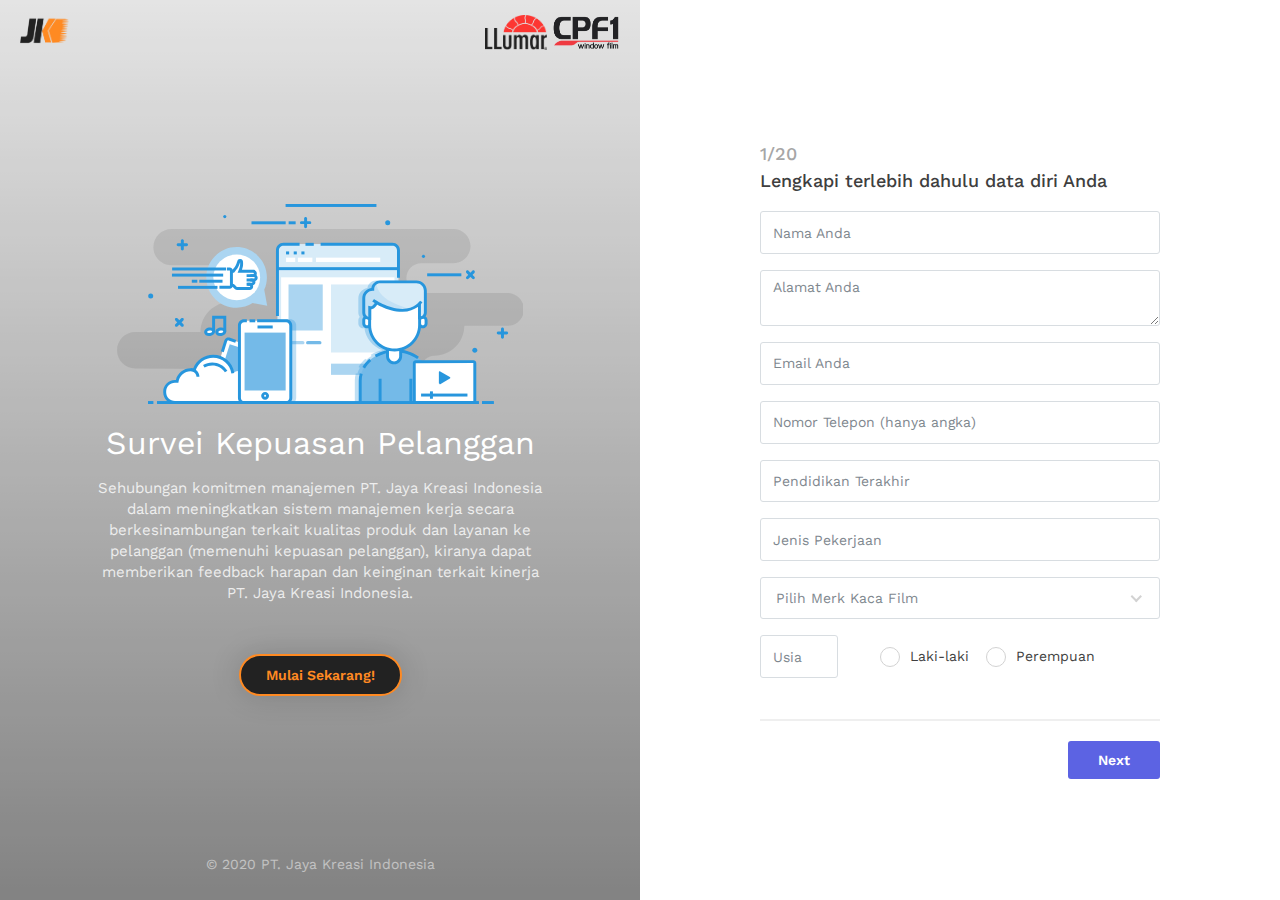
<file: index.html>
<!DOCTYPE html>
<html lang="en">
<head>
	<meta charset="utf-8">
	<meta http-equiv="X-UA-Compatible" content="IE=edge">
	<meta name="viewport" content="width=device-width, initial-scale=1, shrink-to-fit=no">
	<meta name="description" content="Survei Kepuasan Pelanggan PT. Jaya Kreasi Indonesia">
	<meta name="author" content="IT Dept.">
	<title>Survei Kepuasan Pelanggan</title>
	<!-- Favicons-->
	<link rel="shortcut icon" href="wilio/img/logo/logo_jki.png" type="image/x-icon">
	<link rel="apple-touch-icon" type="image/x-icon" href="wilio/img/logo/logo_jki.png">
	<link rel="apple-touch-icon" type="image/x-icon" sizes="72x72" href="wilio/img/logo/logo_jki.png">
	<link rel="apple-touch-icon" type="image/x-icon" sizes="114x114" href="wilio/img/logo/logo_jki.png">
	<link rel="apple-touch-icon" type="image/x-icon" sizes="144x144" href="wilio/img/logo/logo_jki.png">
	<!-- GOOGLE WEB FONT -->
	<link href="https://fonts.googleapis.com/css?family=Work+Sans:400,500,600" rel="stylesheet">
	<!-- BASE CSS -->
	<link href="wilio/css/bootstrap.min.css" rel="stylesheet">
	<link href="wilio/css/menu.css" rel="stylesheet">
	<link href="wilio/css/style.css" rel="stylesheet">
	<link href="wilio/css/vendors.css" rel="stylesheet">
	<!-- YOUR CUSTOM CSS -->
	<link href="wilio/css/custom.css" rel="stylesheet">
	<!-- MODERNIZR MENU -->
	<script src="wilio/js/modernizr.js"></script>
</head>
<body>
	<div id="preloader">
		<div data-loader="circle-side"></div>
	</div><!-- /Preload -->
	<div id="loader_form">
		<div data-loader="circle-side-2"></div>
	</div><!-- /loader_form -->
	<!-- <nav>
		<ul class="cd-primary-nav">
			<li><a href="wilio/index.html" class="animated_link">Home</a></li>
			<li><a href="wilio/quotation-wizard-version.html" class="animated_link">Quote Version</a></li>
			<li><a href="wilio/review-wizard-version.html" class="animated_link">Review Version</a></li>
			<li><a href="wilio/registration-wizard-version.html" class="animated_link">Registration Version</a></li>
			<li><a href="wilio/about.html" class="animated_link">About Us</a></li>
			<li><a href="wilio/contacts.html" class="animated_link">Contact Us</a></li>
		</ul>
	</nav> -->
	<!-- /menu -->
	<div class="container-fluid full-height">
		<div class="row row-height">
			<div class="col-lg-6 content-left" style="background-color: #e0e0e0;">
				<div class="content-left-wrapper">
					<a href="https://jki.co.id/" id="logo" target="_blank"><img src="wilio/img/logo/logo_jki.png" alt="" width="49" height="35"></a>
					<div id="social">
						<ul>

							<a href="https://www.llumar.co.id/" target="_blank"><img src="wilio/img/logo/logo_llumar.png" alt="" height="35"></i></a>
							<a href="https://www.cpf1.co.id/" target="_blank"><img src="wilio/img/logo/logo_cpf1.png" alt="" width="68" height="35"></i></a>
							
						</ul>
					</div>
					<!-- /social -->
					<div>
						<figure><img src="wilio/img/info_graphic_5.svg" alt="" class="img-fluid"></figure>
						<h2>Survei Kepuasan Pelanggan</h2>
						<p>Sehubungan komitmen manajemen PT. Jaya Kreasi Indonesia dalam meningkatkan sistem manajemen kerja secara berkesinambungan terkait kualitas produk dan layanan ke pelanggan (memenuhi kepuasan pelanggan), kiranya dapat memberikan feedback harapan dan keinginan terkait kinerja PT. Jaya Kreasi Indonesia.</p>
						<a href="#start" class="btn_1 rounded" target="_parent">Mulai Sekarang!</a>
						<a href="#start" class="btn_1 rounded mobile_btn">Mulai Sekarang!</a>
					</div>
					<div class="copy">© 2020 PT. Jaya Kreasi Indonesia</div>
				</div>
				<!-- /content-left-wrapper -->
			</div>
			<!-- /content-left -->
			<div class="col-lg-6 content-right" id="start">
				<div id="wizard_container">
					<div id="top-wizard">
						<div id="progressbar"></div>
					</div>
					<!-- /top-wizard -->
					<form id="wrapped" method="POST">
						<input id="website" name="website" type="text" value="">
						<!-- Leave for security protection, read docs for details -->
						<div id="middle-wizard">
							<div class="step">
								<h3 class="main_question"><strong>1/20</strong>Lengkapi terlebih dahulu data diri Anda</h3>
								<div class="form-group">
									<input type="text" name="nama" maxlength="100" class="form-control required" placeholder="Nama Anda">
								</div>
								<div class="form-group">
									<textarea name="alamat" maxlength="200" class="form-control required" placeholder="Alamat Anda"></textarea>
								</div>
								<div class="form-group">
									<input type="email" name="email" maxlength="100" class="form-control required" placeholder="Email Anda">
								</div>
								<div class="form-group">
									<input type="text" name="no_telp" id="no_telp" maxlength="15" class="form-control required" pattern="\+?([ -]?\d+)+|\(\d+\)([ -]\d+)" placeholder="Nomor Telepon (hanya angka)" onkeyup="if(/\D/g.test(this.value)) this.value = this.value.replace(/\D/g,'')">
								</div>
								<div class="form-group">
									<input type="text" name="pendidikan" maxlength="30" class="form-control" placeholder="Pendidikan Terakhir">
								</div>
								<div class="form-group">
									<input type="text" name="jns_pekerjaan" maxlength="50" class="form-control" placeholder="Jenis Pekerjaan">
								</div>
								<div class="form-group">
									<div class="styled-select clearfix">
										<select class="wide required" name="merk_kaca_film">
											<option value="" selected disabled>Pilih Merk Kaca Film</option>
											<option value="LLumar">LLumar</option>
											<option value="CPF1">CPF1</option>
											
										</select>
									</div>
								</div>
								<div class="row">
									<div class="col-3">
										<div class="form-group">
											<input type="text" maxlength="2" name="usia" id="usia" class="form-control" placeholder="Usia" onkeyup="if(/\D/g.test(this.value)) this.value = this.value.replace(/\D/g,'')">
										</div>
									</div>
									<div class="col-9">
										<div class="form-group radio_input">
											<label class="container_radio">Laki-laki
												<input type="radio" name="jns_kelamin" value="laki-laki" class="required">
												<span class="checkmark"></span>
											</label>
											<label class="container_radio">Perempuan
												<input type="radio" name="jns_kelamin" value="perempuan" class="required">
												<span class="checkmark"></span>
											</label>
										</div>
									</div>
								</div>
							</div>
							<!-- /step-->
							<div class="step">
								<h3 class="main_question"><strong>2/20</strong>Tata Cara Pengisian</h3>
								<div>
									
									<table class="table table-sm bordered">
										<tr>
											<th colspan="2">Tingkat Kepuasan</th>
										</tr>
										<tr>
											<td><img src="wilio/img/star/1star.png"></td>
											<td>: Sangat Tidak Puas</td>
										</tr>
										<tr>
											<td><img src="wilio/img/star/2star.png"></td>
											<td>: Tidak Puas</td>
										</tr>
										<tr>
											<td><img src="wilio/img/star/3star.png"></td>
											<td>: Puas</td>
										</tr>
										<tr>
											<td><img src="wilio/img/star/4star.png"></td>
											<td>: Sangat Puas</td>
										</tr>
									</table>

									<table class="table table-sm bordered">
										<tr>
											<th colspan="2">Tingkat Kepentingan</th>
										</tr>
										<tr>
											<td><img src="wilio/img/star/1star.png"></td>
											<td>: Sangat Tidak Penting</td>
										</tr>
										<tr>
											<td><img src="wilio/img/star/2star.png"></td>
											<td>: Tidak Penting</td>
										</tr>
										<tr>
											<td><img src="wilio/img/star/3star.png"></td>
											<td>: Penting</td>
										</tr>
										<tr>
											<td><img src="wilio/img/star/4star.png"></td>
											<td>: Sangat Penting</td>
										</tr>
									</table>
								</div>

								
							</div>
							<!-- /step-->
							<div class="step">
								<h3 class="main_question"><strong>3/20</strong>Kaca film yang memberikan performance yang stabil untuk mengurangi panas matahari dan kualitas warna yang stabil.</h3>
								<div class="form-group rating_wp clearfix">
									<label class="rating_type">Tingkat Kepuasan</label>
									<span class="rating">
										<input type="radio" class="required rating-input" id="rating-input-1-4" name="rating_input_1" value="4" onchange="getVals(this, 'rating_input_1');">
										<label for="rating-input-1-4" class="rating-star" title="Sangat Puas"></label>
										<input type="radio" class="required rating-input" id="rating-input-1-3" name="rating_input_1" value="3" onchange="getVals(this, 'rating_input_1');">
										<label for="rating-input-1-3" class="rating-star" title="Puas"></label>
										<input type="radio" class="required rating-input" id="rating-input-1-2" name="rating_input_1" value="2" onchange="getVals(this, 'rating_input_1');">
										<label for="rating-input-1-2" class="rating-star" title="Tidak Puas"></label>
										<input type="radio" class="required rating-input" id="rating-input-1-1" name="rating_input_1" value="1" onchange="getVals(this, 'rating_input_1');">
										<label for="rating-input-1-1" class="rating-star" title="Sangat Tidak Puas"></label>
									</span>
								</div>
								<div class="form-group rating_wp clearfix">
									<label class="rating_type">Tingkat Kepentingan</label>
									<span class="rating">
										<input type="radio" class="required rating-input" id="rating-input-2-4" name="rating_input_2" value="4" onchange="getVals(this, 'rating_input_2');">
										<label for="rating-input-2-4" class="rating-star" title="Sangat Penting"></label>
										<input type="radio" class="required rating-input" id="rating-input-2-3" name="rating_input_2" value="3" onchange="getVals(this, 'rating_input_2');">
										<label for="rating-input-2-3" class="rating-star" title="Penting"></label>
										<input type="radio" class="required rating-input" id="rating-input-2-2" name="rating_input_2" value="2" onchange="getVals(this, 'rating_input_2');">
										<label for="rating-input-2-2" class="rating-star" title="Tidak Penting"></label>
										<input type="radio" class="required rating-input" id="rating-input-2-1" name="rating_input_2" value="1" onchange="getVals(this, 'rating_input_2');">
										<label for="rating-input-2-1" class="rating-star" title="Sangat Tidak Penting"></label>
									</span>
								</div>
								
							</div>
							<!-- /step-->
							<div class="step">
								<h3 class="main_question"><strong>4/20</strong>Kaca film yang menawarkan varian warna  yang beragam.</h3>
								<div class="form-group rating_wp clearfix">
									<label class="rating_type">Tingkat Kepuasan</label>
									<span class="rating">
										<input type="radio" class="required rating-input" id="rating-input-3-4" name="rating_input_3" value="4" onchange="getVals(this, 'rating_input_3');">
										<label for="rating-input-3-4" class="rating-star" title="Sangat Puas"></label>
										<input type="radio" class="required rating-input" id="rating-input-3-3" name="rating_input_3" value="3" onchange="getVals(this, 'rating_input_3');">
										<label for="rating-input-3-3" class="rating-star" title="Puas"></label>
										<input type="radio" class="required rating-input" id="rating-input-3-2" name="rating_input_3" value="2" onchange="getVals(this, 'rating_input_3');">
										<label for="rating-input-3-2" class="rating-star" title="Tidak Puas"></label>
										<input type="radio" class="required rating-input" id="rating-input-3-1" name="rating_input_3" value="1" onchange="getVals(this, 'rating_input_3');">
										<label for="rating-input-3-1" class="rating-star" title="Sangat Tidak Puas"></label>
									</span>
								</div>
								<div class="form-group rating_wp clearfix">
									<label class="rating_type">Tingkat Kepentingan</label>
									<span class="rating">
										<input type="radio" class="required rating-input" id="rating-input-4-4" name="rating_input_4" value="4" onchange="getVals(this, 'rating_input_4');">
										<label for="rating-input-4-4" class="rating-star" title="Sangat Penting"></label>
										<input type="radio" class="required rating-input" id="rating-input-4-3" name="rating_input_4" value="3" onchange="getVals(this, 'rating_input_4');">
										<label for="rating-input-4-3" class="rating-star" title="Penting"></label>
										<input type="radio" class="required rating-input" id="rating-input-4-2" name="rating_input_4" value="2" onchange="getVals(this, 'rating_input_4');">
										<label for="rating-input-4-2" class="rating-star" title="Tidak Penting"></label>
										<input type="radio" class="required rating-input" id="rating-input-4-1" name="rating_input_4" value="1" onchange="getVals(this, 'rating_input_4');">
										<label for="rating-input-4-1" class="rating-star" title="Sangat Tidak Penting"></label>
									</span>
								</div>

							</div>
							<!-- /step-->
							<div class="step">
								<h3 class="main_question"><strong>5/20</strong>Ketepatan spesifikasi mutu   produk antara yang tertulis di brosur dengan kenyataan produk  yang sesungguhnya.</h3>
								<div class="form-group rating_wp clearfix">
									<label class="rating_type">Tingkat Kepuasan</label>
									<span class="rating">
										<input type="radio" class="required rating-input" id="rating-input-5-4" name="rating_input_5" value="4" onchange="getVals(this, 'rating_input_5')">
										<label for="rating-input-5-4" class="rating-star" title="Sangat Puas"></label>
										<input type="radio" class="required rating-input" id="rating-input-5-3" name="rating_input_5" value="3" onchange="getVals(this, 'rating_input_5')">
										<label for="rating-input-5-3" class="rating-star" title="Puas"></label>
										<input type="radio" class="required rating-input" id="rating-input-5-2" name="rating_input_5" value="2" onchange="getVals(this, 'rating_input_5')">
										<label for="rating-input-5-2" class="rating-star" title="Tidak Puas"></label>
										<input type="radio" class="required rating-input" id="rating-input-5-1" name="rating_input_5" value="1" onchange="getVals(this, 'rating_input_5')">
										<label for="rating-input-5-1" class="rating-star" title="Sangat Tidak Puas"></label>
									</span>
								</div>
								<div class="form-group rating_wp clearfix">
									<label class="rating_type">Tingkat Kepentingan</label>
									<span class="rating">
										<input type="radio" class="required rating-input" id="rating-input-6-4" name="rating_input_6" value="4" onchange="getVals(this, 'rating_input_6')">
										<label for="rating-input-6-4" class="rating-star" title="Sangat Penting"></label>
										<input type="radio" class="required rating-input" id="rating-input-6-3" name="rating_input_6" value="3" onchange="getVals(this, 'rating_input_6')">
										<label for="rating-input-6-3" class="rating-star" title="Penting"></label>
										<input type="radio" class="required rating-input" id="rating-input-6-2" name="rating_input_6" value="2" onchange="getVals(this, 'rating_input_6')">
										<label for="rating-input-6-2" class="rating-star" title="Tidak Penting"></label>
										<input type="radio" class="required rating-input" id="rating-input-6-1" name="rating_input_6" value="1" onchange="getVals(this, 'rating_input_6')">
										<label for="rating-input-6-1" class="rating-star" title="Sangat Tidak Penting"></label>
									</span>
								</div>

							</div>
							<!-- /step-->
							<div class="step">
								<h3 class="main_question"><strong>6/20</strong>Produk kaca film yang terpasang dengan rapih dan baik.</h3>
								<div class="form-group rating_wp clearfix">
									<label class="rating_type">Tingkat Kepuasan</label>
									<span class="rating">
										<input type="radio" class="required rating-input" id="rating-input-7-4" name="rating_input_7" value="4" onchange="getVals(this, 'rating_input_7');">
										<label for="rating-input-7-4" class="rating-star" title="Sangat Puas"></label>
										<input type="radio" class="required rating-input" id="rating-input-7-3" name="rating_input_7" value="3" onchange="getVals(this, 'rating_input_7');">
										<label for="rating-input-7-3" class="rating-star" title="Puas"></label>
										<input type="radio" class="required rating-input" id="rating-input-7-2" name="rating_input_7" value="2" onchange="getVals(this, 'rating_input_7');">
										<label for="rating-input-7-2" class="rating-star" title="Tidak Puas"></label>
										<input type="radio" class="required rating-input" id="rating-input-7-1" name="rating_input_7" value="1" onchange="getVals(this, 'rating_input_7');">
										<label for="rating-input-7-1" class="rating-star" title="Sangat Tidak Puas"></label>
									</span>
								</div>
								<div class="form-group rating_wp clearfix">
									<label class="rating_type">Tingkat Kepentingan</label>
									<span class="rating">
										<input type="radio" class="required rating-input" id="rating-input-8-4" name="rating_input_8" value="4" onchange="getVals(this, 'rating_input_8');">
										<label for="rating-input-8-4" class="rating-star" title="Sangat Penting"></label>
										<input type="radio" class="required rating-input" id="rating-input-8-3" name="rating_input_8" value="3" onchange="getVals(this, 'rating_input_8');">
										<label for="rating-input-8-3" class="rating-star" title="Penting"></label>
										<input type="radio" class="required rating-input" id="rating-input-8-2" name="rating_input_8" value="2" onchange="getVals(this, 'rating_input_8');">
										<label for="rating-input-8-2" class="rating-star" title="Tidak Penting"></label>
										<input type="radio" class="required rating-input" id="rating-input-8-1" name="rating_input_8" value="1" onchange="getVals(this, 'rating_input_8');">
										<label for="rating-input-8-1" class="rating-star" title="Sangat Tidak Penting"></label>
									</span>
								</div>

							</div>
							<!-- /step-->
							<div class="step">
								<h3 class="main_question"><strong>7/20</strong>Mudah mendapatkan jaringan penjualan kaca film yang diinginkan.</h3>
								<div class="form-group rating_wp clearfix">
									<label class="rating_type">Tingkat Kepuasan</label>
									<span class="rating">
										<input type="radio" class="required rating-input" id="rating-input-9-4" name="rating_input_9" value="4" onchange="getVals(this, 'rating_input_9');">
										<label for="rating-input-9-4" class="rating-star" title="Sangat Puas"></label>
										<input type="radio" class="required rating-input" id="rating-input-9-3" name="rating_input_9" value="3" onchange="getVals(this, 'rating_input_9');">
										<label for="rating-input-9-3" class="rating-star" title="Puas"></label>
										<input type="radio" class="required rating-input" id="rating-input-9-2" name="rating_input_9" value="2" onchange="getVals(this, 'rating_input_9');">
										<label for="rating-input-9-2" class="rating-star" title="Tidak Puas"></label>
										<input type="radio" class="required rating-input" id="rating-input-9-1" name="rating_input_9" value="1" onchange="getVals(this, 'rating_input_9');">
										<label for="rating-input-9-1" class="rating-star" title="Sangat Tidak Puas"></label>
									</span>
								</div>
								<div class="form-group rating_wp clearfix">
									<label class="rating_type">Tingkat Kepentingan</label>
									<span class="rating">
										<input type="radio" class="required rating-input" id="rating-input-10-4" name="rating_input_10" value="4" onchange="getVals(this, 'rating_input_10');">
										<label for="rating-input-10-4" class="rating-star" title="Sangat Penting"></label>
										<input type="radio" class="required rating-input" id="rating-input-10-3" name="rating_input_10" value="3" onchange="getVals(this, 'rating_input_10');">
										<label for="rating-input-10-3" class="rating-star" title="Penting"></label>
										<input type="radio" class="required rating-input" id="rating-input-10-2" name="rating_input_10" value="2" onchange="getVals(this, 'rating_input_10');">
										<label for="rating-input-10-2" class="rating-star" title="Tidak Penting"></label>
										<input type="radio" class="required rating-input" id="rating-input-10-1" name="rating_input_10" value="1" onchange="getVals(this, 'rating_input_10');">
										<label for="rating-input-10-1" class="rating-star" title="Sangat Tidak Penting"></label>
									</span>
								</div>

							</div>
							<!-- /step-->
							<div class="step">
								<h3 class="main_question"><strong>8/20</strong>Produk kaca film yang diberikan adalah produk asli brand tersebut.</h3>
								<div class="form-group rating_wp clearfix">
									<label class="rating_type">Tingkat Kepuasan</label>
									<span class="rating">
										<input type="radio" class="required rating-input" id="rating-input-11-4" name="rating_input_11" value="4" onchange="getVals(this, 'rating_input_11');">
										<label for="rating-input-11-4" class="rating-star" title="Sangat Puas"></label>
										<input type="radio" class="required rating-input" id="rating-input-11-3" name="rating_input_11" value="3" onchange="getVals(this, 'rating_input_11');">
										<label for="rating-input-11-3" class="rating-star" title="Puas"></label>
										<input type="radio" class="required rating-input" id="rating-input-11-2" name="rating_input_11" value="2" onchange="getVals(this, 'rating_input_11');">
										<label for="rating-input-11-2" class="rating-star" title="Tidak Puas"></label>
										<input type="radio" class="required rating-input" id="rating-input-11-1" name="rating_input_11" value="1" onchange="getVals(this, 'rating_input_11');">
										<label for="rating-input-11-1" class="rating-star" title="Sangat Tidak Puas"></label>
									</span>
								</div>
								<div class="form-group rating_wp clearfix">
									<label class="rating_type">Tingkat Kepentingan</label>
									<span class="rating">
										<input type="radio" class="required rating-input" id="rating-input-12-4" name="rating_input_12" value="4" onchange="getVals(this, 'rating_input_12');">
										<label for="rating-input-12-4" class="rating-star" title="Sangat Penting"></label>
										<input type="radio" class="required rating-input" id="rating-input-12-3" name="rating_input_12" value="3" onchange="getVals(this, 'rating_input_12');">
										<label for="rating-input-12-3" class="rating-star" title="Penting"></label>
										<input type="radio" class="required rating-input" id="rating-input-12-2" name="rating_input_12" value="2" onchange="getVals(this, 'rating_input_12');">
										<label for="rating-input-12-2" class="rating-star" title="Tidak Penting"></label>
										<input type="radio" class="required rating-input" id="rating-input-12-1" name="rating_input_12" value="1" onchange="getVals(this, 'rating_input_12');">
										<label for="rating-input-12-1" class="rating-star" title="Sangat Tidak Penting"></label>
									</span>
								</div>

							</div>
							<!-- /step-->
							<div class="step">
								<h3 class="main_question"><strong>9/20</strong>Kemudahan konsumen mendapatkan informasi type produk yang tepat untuk digunakan.</h3>
								<div class="form-group rating_wp clearfix">
									<label class="rating_type">Tingkat Kepuasan</label>
									<span class="rating">
										<input type="radio" class="required rating-input" id="rating-input-13-4" name="rating_input_13" value="4" onchange="getVals(this, 'rating_input_13');">
										<label for="rating-input-13-4" class="rating-star" title="Sangat Puas"></label>
										<input type="radio" class="required rating-input" id="rating-input-13-3" name="rating_input_13" value="3" onchange="getVals(this, 'rating_input_13');">
										<label for="rating-input-13-3" class="rating-star" title="Puas"></label>
										<input type="radio" class="required rating-input" id="rating-input-13-2" name="rating_input_13" value="2" onchange="getVals(this, 'rating_input_13');">
										<label for="rating-input-13-2" class="rating-star" title="Tidak Puas"></label>
										<input type="radio" class="required rating-input" id="rating-input-13-1" name="rating_input_13" value="1" onchange="getVals(this, 'rating_input_13');">
										<label for="rating-input-13-1" class="rating-star" title="Sangat Tidak Puas"></label>
									</span>
								</div>
								<div class="form-group rating_wp clearfix">
									<label class="rating_type">Tingkat Kepentingan</label>
									<span class="rating">
										<input type="radio" class="required rating-input" id="rating-input-14-4" name="rating_input_14" value="4" onchange="getVals(this, 'rating_input_14');">
										<label for="rating-input-14-4" class="rating-star" title="Sangat Penting"></label>
										<input type="radio" class="required rating-input" id="rating-input-14-3" name="rating_input_14" value="3" onchange="getVals(this, 'rating_input_14');">
										<label for="rating-input-14-3" class="rating-star" title="Penting"></label>
										<input type="radio" class="required rating-input" id="rating-input-14-2" name="rating_input_14" value="2" onchange="getVals(this, 'rating_input_14');">
										<label for="rating-input-14-2" class="rating-star" title="Tidak Penting"></label>
										<input type="radio" class="required rating-input" id="rating-input-14-1" name="rating_input_14" value="1" onchange="getVals(this, 'rating_input_14');">
										<label for="rating-input-12-1" class="rating-star" title="Sangat Tidak Penting"></label>
									</span>
								</div>

							</div>
							<!-- /step-->
							<div class="step">
								<h3 class="main_question"><strong>10/20</strong>Ketersediaan bagi konsumen,jalur komunikasi telepon pelayanan konsumen.</h3>
								<div class="form-group rating_wp clearfix">
									<label class="rating_type">Tingkat Kepuasan</label>
									<span class="rating">
										<input type="radio" class="required rating-input" id="rating-input-15-4" name="rating_input_15" value="4" onchange="getVals(this, 'rating_input_15');">
										<label for="rating-input-15-4" class="rating-star" title="Sangat Puas"></label>
										<input type="radio" class="required rating-input" id="rating-input-15-3" name="rating_input_15" value="3" onchange="getVals(this, 'rating_input_15');">
										<label for="rating-input-15-3" class="rating-star" title="Puas"></label>
										<input type="radio" class="required rating-input" id="rating-input-15-2" name="rating_input_15" value="2" onchange="getVals(this, 'rating_input_15');">
										<label for="rating-input-15-2" class="rating-star" title="Tidak Puas"></label>
										<input type="radio" class="required rating-input" id="rating-input-15-1" name="rating_input_15" value="1" onchange="getVals(this, 'rating_input_15');">
										<label for="rating-input-15-1" class="rating-star" title="Sangat Tidak Puas"></label>
									</span>
								</div>
								<div class="form-group rating_wp clearfix">
									<label class="rating_type">Tingkat Kepentingan</label>
									<span class="rating">
										<input type="radio" class="required rating-input" id="rating-input-16-4" name="rating_input_16" value="4" onchange="getVals(this, 'rating_input_16');">
										<label for="rating-input-16-4" class="rating-star" title="Sangat Penting"></label>
										<input type="radio" class="required rating-input" id="rating-input-16-3" name="rating_input_16" value="3" onchange="getVals(this, 'rating_input_16');">
										<label for="rating-input-16-3" class="rating-star" title="Penting"></label>
										<input type="radio" class="required rating-input" id="rating-input-16-2" name="rating_input_16" value="2" onchange="getVals(this, 'rating_input_16');">
										<label for="rating-input-16-2" class="rating-star" title="Tidak Penting"></label>
										<input type="radio" class="required rating-input" id="rating-input-16-1" name="rating_input_16" value="1" onchange="getVals(this, 'rating_input_16');">
										<label for="rating-input-16-1" class="rating-star" title="Sangat Tidak Penting"></label>
									</span>
								</div>

							</div>
							<!-- /step-->
							<div class="step">
								<h3 class="main_question"><strong>11/20</strong>Kemudahan konsumen untuk mendapatkan jaringan pelayanan purna jual.</h3>
								<div class="form-group rating_wp clearfix">
									<label class="rating_type">Tingkat Kepuasan</label>
									<span class="rating">
										<input type="radio" class="required rating-input" id="rating-input-17-4" name="rating_input_17" value="4" onchange="getVals(this, 'rating_input_17');">
										<label for="rating-input-17-4" class="rating-star" title="Sangat Puas"></label>
										<input type="radio" class="required rating-input" id="rating-input-17-3" name="rating_input_17" value="3" onchange="getVals(this, 'rating_input_17');">
										<label for="rating-input-17-3" class="rating-star" title="Puas"></label>
										<input type="radio" class="required rating-input" id="rating-input-17-2" name="rating_input_17" value="2" onchange="getVals(this, 'rating_input_17');">
										<label for="rating-input-17-2" class="rating-star" title="Tidak Puas"></label>
										<input type="radio" class="required rating-input" id="rating-input-17-1" name="rating_input_17" value="1" onchange="getVals(this, 'rating_input_17');">
										<label for="rating-input-17-1" class="rating-star" title="Sangat Tidak Puas"></label>
									</span>
								</div>
								<div class="form-group rating_wp clearfix">
									<label class="rating_type">Tingkat Kepentingan</label>
									<span class="rating">
										<input type="radio" class="required rating-input" id="rating-input-18-4" name="rating_input_18" value="4" onchange="getVals(this, 'rating_input_18');">
										<label for="rating-input-18-4" class="rating-star" title="Sangat Penting"></label>
										<input type="radio" class="required rating-input" id="rating-input-18-3" name="rating_input_18" value="3" onchange="getVals(this, 'rating_input_18');">
										<label for="rating-input-18-3" class="rating-star" title="Penting"></label>
										<input type="radio" class="required rating-input" id="rating-input-18-2" name="rating_input_18" value="2" onchange="getVals(this, 'rating_input_18');">
										<label for="rating-input-18-2" class="rating-star" title="Tidak Penting"></label>
										<input type="radio" class="required rating-input" id="rating-input-18-1" name="rating_input_18" value="1" onchange="getVals(this, 'rating_input_18');">
										<label for="rating-input-18-1" class="rating-star" title="Sangat Tidak Penting"></label>
									</span>
								</div>

							</div>
							<!-- /step-->
							<div class="step">
								<h3 class="main_question"><strong>12/20</strong>Kecepatan penyelesaian keluhan dan masalah konsumen.</h3>
								<div class="form-group rating_wp clearfix">
									<label class="rating_type">Tingkat Kepuasan</label>
									<span class="rating">
										<input type="radio" class="required rating-input" id="rating-input-19-4" name="rating_input_19" value="4" onchange="getVals(this, 'rating_input_19');">
										<label for="rating-input-19-4" class="rating-star" title="Sangat Puas"></label>
										<input type="radio" class="required rating-input" id="rating-input-19-3" name="rating_input_19" value="3" onchange="getVals(this, 'rating_input_19');">
										<label for="rating-input-19-3" class="rating-star" title="Puas"></label>
										<input type="radio" class="required rating-input" id="rating-input-19-2" name="rating_input_19" value="2" onchange="getVals(this, 'rating_input_19');">
										<label for="rating-input-19-2" class="rating-star" title="Tidak Puas"></label>
										<input type="radio" class="required rating-input" id="rating-input-19-1" name="rating_input_19" value="1" onchange="getVals(this, 'rating_input_19');">
										<label for="rating-input-19-1" class="rating-star" title="Sangat Tidak Puas"></label>
									</span>
								</div>
								<div class="form-group rating_wp clearfix">
									<label class="rating_type">Tingkat Kepentingan</label>
									<span class="rating">
										<input type="radio" class="required rating-input" id="rating-input-20-4" name="rating_input_20" value="4" onchange="getVals(this, 'rating_input_20');">
										<label for="rating-input-20-4" class="rating-star" title="Sangat Penting"></label>
										<input type="radio" class="required rating-input" id="rating-input-20-3" name="rating_input_20" value="3" onchange="getVals(this, 'rating_input_20');">
										<label for="rating-input-20-3" class="rating-star" title="Penting"></label>
										<input type="radio" class="required rating-input" id="rating-input-20-2" name="rating_input_20" value="2" onchange="getVals(this, 'rating_input_20');">
										<label for="rating-input-20-2" class="rating-star" title="Tidak Penting"></label>
										<input type="radio" class="required rating-input" id="rating-input-20-1" name="rating_input_20" value="1" onchange="getVals(this, 'rating_input_20');">
										<label for="rating-input-20-1" class="rating-star" title="Sangat Tidak Penting"></label>
									</span>
								</div>

							</div>
							<!-- /step-->
							<div class="step">
								<h3 class="main_question"><strong>13/20</strong>Garansi produk akibat produk cacat pabrikasi dan kesalahan pemasangan.</h3>
								<div class="form-group rating_wp clearfix">
									<label class="rating_type">Tingkat Kepuasan</label>
									<span class="rating">
										<input type="radio" class="required rating-input" id="rating-input-21-4" name="rating_input_21" value="4" onchange="getVals(this, 'rating_input_21');">
										<label for="rating-input-21-4" class="rating-star" title="Sangat Puas"></label>
										<input type="radio" class="required rating-input" id="rating-input-21-3" name="rating_input_21" value="3" onchange="getVals(this, 'rating_input_21');">
										<label for="rating-input-21-3" class="rating-star" title="Puas"></label>
										<input type="radio" class="required rating-input" id="rating-input-21-2" name="rating_input_21" value="2" onchange="getVals(this, 'rating_input_21');">
										<label for="rating-input-21-2" class="rating-star" title="Tidak Puas"></label>
										<input type="radio" class="required rating-input" id="rating-input-21-1" name="rating_input_21" value="1" onchange="getVals(this, 'rating_input_21');">
										<label for="rating-input-21-1" class="rating-star" title="Sangat Tidak Puas"></label>
									</span>
								</div>
								<div class="form-group rating_wp clearfix">
									<label class="rating_type">Tingkat Kepentingan</label>
									<span class="rating">
										<input type="radio" class="required rating-input" id="rating-input-22-4" name="rating_input_22" value="4" onchange="getVals(this, 'rating_input_22');">
										<label for="rating-input-22-4" class="rating-star" title="Sangat Penting"></label>
										<input type="radio" class="required rating-input" id="rating-input-22-3" name="rating_input_22" value="3" onchange="getVals(this, 'rating_input_22');">
										<label for="rating-input-22-3" class="rating-star" title="Penting"></label>
										<input type="radio" class="required rating-input" id="rating-input-22-2" name="rating_input_22" value="2" onchange="getVals(this, 'rating_input_22');">
										<label for="rating-input-22-2" class="rating-star" title="Tidak Penting"></label>
										<input type="radio" class="required rating-input" id="rating-input-22-1" name="rating_input_22" value="1" onchange="getVals(this, 'rating_input_22');">
										<label for="rating-input-22-1" class="rating-star" title="Sangat Tidak Penting"></label>
									</span>
								</div>

							</div>
							<!-- /step-->
							<div class="step">
								<h3 class="main_question"><strong>14/20</strong>Kemudahan prosedur pengajuan claim.</h3>
								<div class="form-group rating_wp clearfix">
									<label class="rating_type">Tingkat Kepuasan</label>
									<span class="rating">
										<input type="radio" class="required rating-input" id="rating-input-23-4" name="rating_input_23" value="4" onchange="getVals(this, 'rating_input_23');">
										<label for="rating-input-23-4" class="rating-star" title="Sangat Puas"></label>
										<input type="radio" class="required rating-input" id="rating-input-23-3" name="rating_input_23" value="3" onchange="getVals(this, 'rating_input_23');">
										<label for="rating-input-23-3" class="rating-star" title="Puas"></label>
										<input type="radio" class="required rating-input" id="rating-input-23-2" name="rating_input_23" value="2" onchange="getVals(this, 'rating_input_23');">
										<label for="rating-input-23-2" class="rating-star" title="Tidak Puas"></label>
										<input type="radio" class="required rating-input" id="rating-input-23-1" name="rating_input_23" value="1" onchange="getVals(this, 'rating_input_23');">
										<label for="rating-input-23-1" class="rating-star" title="Sangat Tidak Puas"></label>
									</span>
								</div>
								<div class="form-group rating_wp clearfix">
									<label class="rating_type">Tingkat Kepentingan</label>
									<span class="rating">
										<input type="radio" class="required rating-input" id="rating-input-24-4" name="rating_input_24" value="4" onchange="getVals(this, 'rating_input_24');">
										<label for="rating-input-24-4" class="rating-star" title="Sangat Penting"></label>
										<input type="radio" class="required rating-input" id="rating-input-24-3" name="rating_input_24" value="3" onchange="getVals(this, 'rating_input_24');">
										<label for="rating-input-24-3" class="rating-star" title="Penting"></label>
										<input type="radio" class="required rating-input" id="rating-input-24-2" name="rating_input_24" value="2" onchange="getVals(this, 'rating_input_24');">
										<label for="rating-input-24-2" class="rating-star" title="Tidak Penting"></label>
										<input type="radio" class="required rating-input" id="rating-input-24-1" name="rating_input_24" value="1" onchange="getVals(this, 'rating_input_24');">
										<label for="rating-input-24-1" class="rating-star" title="Sangat Tidak Penting"></label>
									</span>
								</div>

							</div>
							<!-- /step-->
							<div class="step">
								<h3 class="main_question"><strong>15/20</strong>Mendapatkan harga yang sesuai dengan kualitas produk & harga yang kompetitif.</h3>
								<div class="form-group rating_wp clearfix">
									<label class="rating_type">Tingkat Kepuasan</label>
									<span class="rating">
										<input type="radio" class="required rating-input" id="rating-input-25-4" name="rating_input_25" value="4" onchange="getVals(this, 'rating_input_25');">
										<label for="rating-input-25-4" class="rating-star" title="Sangat Puas"></label>
										<input type="radio" class="required rating-input" id="rating-input-25-3" name="rating_input_25" value="3" onchange="getVals(this, 'rating_input_25');">
										<label for="rating-input-25-3" class="rating-star" title="Puas"></label>
										<input type="radio" class="required rating-input" id="rating-input-25-2" name="rating_input_25" value="2" onchange="getVals(this, 'rating_input_25');">
										<label for="rating-input-25-2" class="rating-star" title="Tidak Puas"></label>
										<input type="radio" class="required rating-input" id="rating-input-25-1" name="rating_input_25" value="1" onchange="getVals(this, 'rating_input_25');">
										<label for="rating-input-25-1" class="rating-star" title="Sangat Tidak Puas"></label>
									</span>
								</div>
								<div class="form-group rating_wp clearfix">
									<label class="rating_type">Tingkat Kepentingan</label>
									<span class="rating">
										<input type="radio" class="required rating-input" id="rating-input-26-4" name="rating_input_26" value="4" onchange="getVals(this, 'rating_input_26');">
										<label for="rating-input-26-4" class="rating-star" title="Sangat Penting"></label>
										<input type="radio" class="required rating-input" id="rating-input-26-3" name="rating_input_26" value="3" onchange="getVals(this, 'rating_input_26');">
										<label for="rating-input-26-3" class="rating-star" title="Penting"></label>
										<input type="radio" class="required rating-input" id="rating-input-26-2" name="rating_input_26" value="2" onchange="getVals(this, 'rating_input_26');">
										<label for="rating-input-26-2" class="rating-star" title="Tidak Penting"></label>
										<input type="radio" class="required rating-input" id="rating-input-26-1" name="rating_input_26" value="1" onchange="getVals(this, 'rating_input_26');">
										<label for="rating-input-26-1" class="rating-star" title="Sangat Tidak Penting"></label>
									</span>
								</div>

							</div>
							<!-- /step-->
							<div class="step">
								<h3 class="main_question"><strong>16/20</strong>Merek kaca film yang terkenal & citra produk yang baik.</h3>
								<div class="form-group rating_wp clearfix">
									<label class="rating_type">Tingkat Kepuasan</label>
									<span class="rating">
										<input type="radio" class="required rating-input" id="rating-input-27-4" name="rating_input_27" value="4" onchange="getVals(this, 'rating_input_27');">
										<label for="rating-input-27-4" class="rating-star" title="Sangat Puas"></label>
										<input type="radio" class="required rating-input" id="rating-input-27-3" name="rating_input_27" value="3" onchange="getVals(this, 'rating_input_27');">
										<label for="rating-input-27-3" class="rating-star" title="Puas"></label>
										<input type="radio" class="required rating-input" id="rating-input-27-2" name="rating_input_27" value="2" onchange="getVals(this, 'rating_input_27');">
										<label for="rating-input-27-2" class="rating-star" title="Tidak Puas"></label>
										<input type="radio" class="required rating-input" id="rating-input-27-1" name="rating_input_27" value="1" onchange="getVals(this, 'rating_input_27');">
										<label for="rating-input-27-1" class="rating-star" title="Sangat Tidak Puas"></label>
									</span>
								</div>
								<div class="form-group rating_wp clearfix">
									<label class="rating_type">Tingkat Kepentingan</label>
									<span class="rating">
										<input type="radio" class="required rating-input" id="rating-input-28-4" name="rating_input_28" value="4" onchange="getVals(this, 'rating_input_28');">
										<label for="rating-input-28-4" class="rating-star" title="Sangat Penting"></label>
										<input type="radio" class="required rating-input" id="rating-input-28-3" name="rating_input_28" value="3" onchange="getVals(this, 'rating_input_28');">
										<label for="rating-input-28-3" class="rating-star" title="Penting"></label>
										<input type="radio" class="required rating-input" id="rating-input-28-2" name="rating_input_28" value="2" onchange="getVals(this, 'rating_input_28');">
										<label for="rating-input-28-2" class="rating-star" title="Tidak Penting"></label>
										<input type="radio" class="required rating-input" id="rating-input-28-1" name="rating_input_28" value="1" onchange="getVals(this, 'rating_input_28');">
										<label for="rating-input-28-1" class="rating-star" title="Sangat Tidak Penting"></label>
									</span>
								</div>

							</div>
							<!-- /step-->
							<div class="step">
								<h3 class="main_question"><strong>17/20</strong>Tersedianya sarana website dan social media dari produk.</h3>
								<div class="form-group rating_wp clearfix">
									<label class="rating_type">Tingkat Kepuasan</label>
									<span class="rating">
										<input type="radio" class="required rating-input" id="rating-input-29-4" name="rating_input_29" value="4" onchange="getVals(this, 'rating_input_29');">
										<label for="rating-input-29-4" class="rating-star" title="Sangat Puas"></label>
										<input type="radio" class="required rating-input" id="rating-input-29-3" name="rating_input_29" value="3" onchange="getVals(this, 'rating_input_29');">
										<label for="rating-input-29-3" class="rating-star" title="Puas"></label>
										<input type="radio" class="required rating-input" id="rating-input-29-2" name="rating_input_29" value="2" onchange="getVals(this, 'rating_input_29');">
										<label for="rating-input-29-2" class="rating-star" title="Tidak Puas"></label>
										<input type="radio" class="required rating-input" id="rating-input-29-1" name="rating_input_29" value="1" onchange="getVals(this, 'rating_input_29');">
										<label for="rating-input-29-1" class="rating-star" title="Sangat Tidak Puas"></label>
									</span>
								</div>
								<div class="form-group rating_wp clearfix">
									<label class="rating_type">Tingkat Kepentingan</label>
									<span class="rating">
										<input type="radio" class="required rating-input" id="rating-input-30-4" name="rating_input_30" value="4" onchange="getVals(this, 'rating_input_30');">
										<label for="rating-input-30-4" class="rating-star" title="Sangat Penting"></label>
										<input type="radio" class="required rating-input" id="rating-input-30-3" name="rating_input_30" value="3" onchange="getVals(this, 'rating_input_30');">
										<label for="rating-input-30-3" class="rating-star" title="Penting"></label>
										<input type="radio" class="required rating-input" id="rating-input-30-2" name="rating_input_30" value="2" onchange="getVals(this, 'rating_input_30');">
										<label for="rating-input-30-2" class="rating-star" title="Tidak Penting"></label>
										<input type="radio" class="required rating-input" id="rating-input-30-1" name="rating_input_30" value="1" onchange="getVals(this, 'rating_input_30');">
										<label for="rating-input-30-1" class="rating-star" title="Sangat Tidak Penting"></label>
									</span>
								</div>

							</div>
							<!-- /step-->
							<div class="step">
								<h3 class="main_question"><strong>18/20</strong>Penjualan, pemasangan, dan pelayanan purna jual hanya di Dealer jaringan resmi.</h3>
								<div class="form-group rating_wp clearfix">
									<label class="rating_type">Tingkat Kepuasan</label>
									<span class="rating">
										<input type="radio" class="required rating-input" id="rating-input-31-4" name="rating_input_31" value="4" onchange="getVals(this, 'rating_input_31');">
										<label for="rating-input-31-4" class="rating-star" title="Sangat Puas"></label>
										<input type="radio" class="required rating-input" id="rating-input-31-3" name="rating_input_31" value="3" onchange="getVals(this, 'rating_input_31');">
										<label for="rating-input-31-3" class="rating-star" title="Puas"></label>
										<input type="radio" class="required rating-input" id="rating-input-31-2" name="rating_input_31" value="2" onchange="getVals(this, 'rating_input_31');">
										<label for="rating-input-31-2" class="rating-star" title="Tidak Puas"></label>
										<input type="radio" class="required rating-input" id="rating-input-31-1" name="rating_input_31" value="1" onchange="getVals(this, 'rating_input_31');">
										<label for="rating-input-31-1" class="rating-star" title="Sangat Tidak Puas"></label>
									</span>
								</div>
								<div class="form-group rating_wp clearfix">
									<label class="rating_type">Tingkat Kepentingan</label>
									<span class="rating">
										<input type="radio" class="required rating-input" id="rating-input-32-4" name="rating_input_32" value="4" onchange="getVals(this, 'rating_input_32');">
										<label for="rating-input-32-4" class="rating-star" title="Sangat Penting"></label>
										<input type="radio" class="required rating-input" id="rating-input-32-3" name="rating_input_32" value="3" onchange="getVals(this, 'rating_input_32');">
										<label for="rating-input-32-3" class="rating-star" title="Penting"></label>
										<input type="radio" class="required rating-input" id="rating-input-32-2" name="rating_input_32" value="2" onchange="getVals(this, 'rating_input_32');">
										<label for="rating-input-32-2" class="rating-star" title="Tidak Penting"></label>
										<input type="radio" class="required rating-input" id="rating-input-32-1" name="rating_input_32" value="1" onchange="getVals(this, 'rating_input_32');">
										<label for="rating-input-32-1" class="rating-star" title="Sangat Tidak Penting"></label>
									</span>
								</div>

							</div>
							<!-- /step-->
							<div class="step">
								<h3 class="main_question"><strong>19/20</strong>Kaca film dipasang oleh pemasang kaca film profesional.</h3>
								<div class="form-group rating_wp clearfix">
									<label class="rating_type">Tingkat Kepuasan</label>
									<span class="rating">
										<input type="radio" class="required rating-input" id="rating-input-33-4" name="rating_input_33" value="4" onchange="getVals(this, 'rating_input_33');">
										<label for="rating-input-33-4" class="rating-star" title="Sangat Puas"></label>
										<input type="radio" class="required rating-input" id="rating-input-33-3" name="rating_input_33" value="3" onchange="getVals(this, 'rating_input_33');">
										<label for="rating-input-33-3" class="rating-star" title="Puas"></label>
										<input type="radio" class="required rating-input" id="rating-input-33-2" name="rating_input_33" value="2" onchange="getVals(this, 'rating_input_33');">
										<label for="rating-input-33-2" class="rating-star" title="Tidak Puas"></label>
										<input type="radio" class="required rating-input" id="rating-input-33-1" name="rating_input_33" value="1" onchange="getVals(this, 'rating_input_33');">
										<label for="rating-input-33-1" class="rating-star" title="Sangat Tidak Puas"></label>
									</span>
								</div>
								<div class="form-group rating_wp clearfix">
									<label class="rating_type">Tingkat Kepentingan</label>
									<span class="rating">
										<input type="radio" class="required rating-input" id="rating-input-34-4" name="rating_input_34" value="4" onchange="getVals(this, 'rating_input_34');">
										<label for="rating-input-34-4" class="rating-star" title="Sangat Penting"></label>
										<input type="radio" class="required rating-input" id="rating-input-34-3" name="rating_input_34" value="3" onchange="getVals(this, 'rating_input_34');">
										<label for="rating-input-34-3" class="rating-star" title="Penting"></label>
										<input type="radio" class="required rating-input" id="rating-input-34-2" name="rating_input_34" value="2" onchange="getVals(this, 'rating_input_34');">
										<label for="rating-input-34-2" class="rating-star" title="Tidak Penting"></label>
										<input type="radio" class="required rating-input" id="rating-input-34-1" name="rating_input_34" value="1" onchange="getVals(this, 'rating_input_34');">
										<label for="rating-input-34-1" class="rating-star" title="Sangat Tidak Penting"></label>
									</span>
								</div>

							</div>
							<!-- /step-->
							<div class="submit step">
								<h3 class="main_question"><strong>20/20</strong>Saran & Masukan</h3>
								<div class="form-group add_top_30">
									<textarea name="review_message" class="form-control review_message required" placeholder="Tuliskan kritik dan saran Anda ..." onkeyup="getVals(this, 'review_message');"></textarea>
								</div>
							</div>
							
							<!-- <div class="submit step">
								<h3 class="main_question"><strong>20/20</strong>Summary</h3>
								<div class="summary">
									<ul>
										<li><strong>1</strong>
											<h5>Pertanyaan 1</h5>
											<ul>
												<li><label>Tingkat Kepuasan</label> <span id="rating_input_1" class="float-right"></span></li>
												<li><label>Tingkat Kepentingan</label> <span id="rating_input_2" class="float-right"></span></li>
												
											</ul>
										</li>
										<li><strong>2</strong>
											<h5>Pertanyaan 2</h5>
											<ul>
												<li><label>Tingkat Kepuasan</label><span id="rating_input_3" class="float-right"> </span></li>
												<li><label>Tingkat Kepentingan</label><span id="rating_input_4" class="float-right"> </span></li>
												
											</ul>
										</li>
										<li><strong>3</strong>
											<h5>Pertanyaan 3</h5>
											<ul>
												<li><label>Tingkat Kepuasan</label><span id="rating_input_5" class="float-right"> </span></li>
												<li><label>Tingkat Kepentingan</label><span id="rating_input_6" class="float-right"> </span></li>
												
											</ul>
										</li>
										<li><strong>4</strong>
											<h5>Pertanyaan 4</h5>
											<ul>
												<li><label>Tingkat Kepuasan</label><span id="rating_input_7" class="float-right"> </span></li>
												<li><label>Tingkat Kepentingan</label><span id="rating_input_8" class="float-right"> </span></li>
												
											</ul>
										</li>
										<li><strong>5</strong>
											<h5>Pertanyaan 5</h5>
											<ul>
												<li><label>Tingkat Kepuasan</label><span id="rating_input_9" class="float-right"> </span></li>
												<li><label>Tingkat Kepentingan</label><span id="rating_input_10" class="float-right"> </span></li>
												
											</ul>
										</li>
										<li><strong>6</strong>
											<h5>Pertanyaan 6</h5>
											<ul>
												<li><label>Tingkat Kepuasan</label><span id="rating_input_11" class="float-right"> </span></li>
												<li><label>Tingkat Kepentingan</label><span id="rating_input_12" class="float-right"> </span></li>
												
											</ul>
										</li>
										<li><strong>7</strong>
											<h5>Pertanyaan 7</h5>
											<ul>
												<li><label>Tingkat Kepuasan</label><span id="rating_input_13" class="float-right"> </span></li>
												<li><label>Tingkat Kepentingan</label><span id="rating_input_14" class="float-right"> </span></li>
												
											</ul>
										</li>
										<li><strong>8</strong>
											<h5>Pertanyaan 8</h5>
											<ul>
												<li><label>Tingkat Kepuasan</label><span id="rating_input_15" class="float-right"> </span></li>
												<li><label>Tingkat Kepentingan</label><span id="rating_input_16" class="float-right"> </span></li>
												
											</ul>
										</li>
										<li><strong>9</strong>
											<h5>Pertanyaan 9</h5>
											<ul>
												<li><label>Tingkat Kepuasan</label><span id="rating_input_17" class="float-right"> </span></li>
												<li><label>Tingkat Kepentingan</label><span id="rating_input_18" class="float-right"> </span></li>
												
											</ul>
										</li>
										<li><strong>10</strong>
											<h5>Pertanyaan 10</h5>
											<ul>
												<li><label>Tingkat Kepuasan</label><span id="rating_input_19" class="float-right"> </span></li>
												<li><label>Tingkat Kepentingan</label><span id="rating_input_20" class="float-right"> </span></li>
												
											</ul>
										</li>
										<li><strong>11</strong>
											<h5>Pertanyaan 11</h5>
											<ul>
												<li><label>Tingkat Kepuasan</label><span id="rating_input_21" class="float-right"> </span></li>
												<li><label>Tingkat Kepentingan</label><span id="rating_input_22" class="float-right"> </span></li>
												
											</ul>
										</li>
										<li><strong>12</strong>
											<h5>Pertanyaan 12</h5>
											<ul>
												<li><label>Tingkat Kepuasan</label><span id="rating_input_23" class="float-right"> </span></li>
												<li><label>Tingkat Kepentingan</label><span id="rating_input_24" class="float-right"> </span></li>
												
											</ul>
										</li>
										<li><strong>13</strong>
											<h5>Pertanyaan 13</h5>
											<ul>
												<li><label>Tingkat Kepuasan</label><span id="rating_input_25" class="float-right"> </span></li>
												<li><label>Tingkat Kepentingan</label><span id="rating_input_26" class="float-right"> </span></li>
												
											</ul>
										</li>
										<li><strong>14</strong>
											<h5>Pertanyaan 14</h5>
											<ul>
												<li><label>Tingkat Kepuasan</label><span id="rating_input_27" class="float-right"> </span></li>
												<li><label>Tingkat Kepentingan</label><span id="rating_input_28" class="float-right"> </span></li>
												
											</ul>
										</li>
										<li><strong>15</strong>
											<h5>Pertanyaan 15</h5>
											<ul>
												<li><label>Tingkat Kepuasan</label><span id="rating_input_29" class="float-right"> </span></li>
												<li><label>Tingkat Kepentingan</label><span id="rating_input_30" class="float-right"> </span></li>
												
											</ul>
										</li>
										<li><strong>16</strong>
											<h5>Pertanyaan 16</h5>
											<ul>
												<li><label>Tingkat Kepuasan</label><span id="rating_input_31" class="float-right"> </span></li>
												<li><label>Tingkat Kepentingan</label><span id="rating_input_32" class="float-right"> </span></li>
												
											</ul>
										</li>
										<li><strong>17</strong>
											<h5>Pertanyaan 17</h5>
											<ul>
												<li><label>Tingkat Kepuasan</label><span id="rating_input_33" class="float-right"> </span></li>
												<li><label>Tingkat Kepentingan</label><span id="rating_input_34" class="float-right"> </span></li>
												
											</ul>
										</li>
										<li><strong>18</strong>
											<h5>Saran & Masukan</h5>
											<p id="review_message"></p>
										</li>
									</ul>
								</div>
							</div> -->
							<!-- /step-->
						</div>
						<!-- /middle-wizard -->
						<div id="bottom-wizard">
							<button type="button" name="backward" class="backward">Prev</button>
							<button type="button" name="forward" class="forward">Next</button>
							<button type="submit" name="process" class="submit" style="background-color: #28a745;">Submit</button>
						</div>
						<!-- /bottom-wizard -->
					</form>
				</div>
				<!-- /Wizard container -->
			</div>
			<!-- /content-right-->
		</div>
		<!-- /row-->
	</div>
	<!-- /container-fluid -->
	<!-- <div class="cd-overlay-nav">
		<span></span>
	</div> -->
	<!-- /cd-overlay-nav -->
	<!-- <div class="cd-overlay-content">
		<span></span>
	</div> -->
	<!-- /cd-overlay-content -->
	<!-- <a href="#0" class="cd-nav-trigger">Menu<span class="cd-icon"></span></a> -->
	<!-- /menu button -->
	<!-- Modal terms -->
	<div class="modal fade" id="terms-txt" tabindex="-1" role="dialog" aria-labelledby="termsLabel" aria-hidden="true">
		<div class="modal-dialog modal-dialog-centered">
			<div class="modal-content">
				<div class="modal-header">
					<h4 class="modal-title" id="termsLabel">Terms and conditions</h4>
					<button type="button" class="close" data-dismiss="modal" aria-hidden="true">&times;</button>
				</div>
				<div class="modal-body">
					<p>Lorem ipsum dolor sit amet, in porro albucius qui, in <strong>nec quod novum accumsan</strong>, mei ludus tamquam dolores id. No sit debitis meliore postulant, per ex prompta alterum sanctus, pro ne quod dicunt sensibus.</p>
					<p>Lorem ipsum dolor sit amet, in porro albucius qui, in nec quod novum accumsan, mei ludus tamquam dolores id. No sit debitis meliore postulant, per ex prompta alterum sanctus, pro ne quod dicunt sensibus. Lorem ipsum dolor sit amet, <strong>in porro albucius qui</strong>, in nec quod novum accumsan, mei ludus tamquam dolores id. No sit debitis meliore postulant, per ex prompta alterum sanctus, pro ne quod dicunt sensibus.</p>
					<p>Lorem ipsum dolor sit amet, in porro albucius qui, in nec quod novum accumsan, mei ludus tamquam dolores id. No sit debitis meliore postulant, per ex prompta alterum sanctus, pro ne quod dicunt sensibus.</p>
				</div>
				<div class="modal-footer">
					<button type="button" class="btn_1" data-dismiss="modal">Close</button>
				</div>
			</div>
			<!-- /.modal-content -->
		</div>
		<!-- /.modal-dialog -->
	</div>
	<!-- /.modal -->
	<!-- COMMON SCRIPTS -->
	<script src="wilio/js/jquery-3.2.1.min.js"></script>
	<script src="wilio/js/common_scripts.min.js"></script>
	<script src="wilio/js/velocity.min.js"></script>
	<script src="wilio/js/functions.js"></script>
	<!-- Wizard script -->
	<script src="wilio/js/review_func_2.js"></script>
	
	<!-- <script type="text/javascript">
		function getVal5(id) {
			var val = document.getElementById(id).value;
			document.getElementById('rating_input_5').value = val;

		}
	</script>
	<script type="text/javascript">
		function getVal6(id) {
			var val6 = document.getElementById(id).value;
			document.getElementById('rating_input_6').value = val6;

		}
	</script> -->
</body>
</html>
</file>
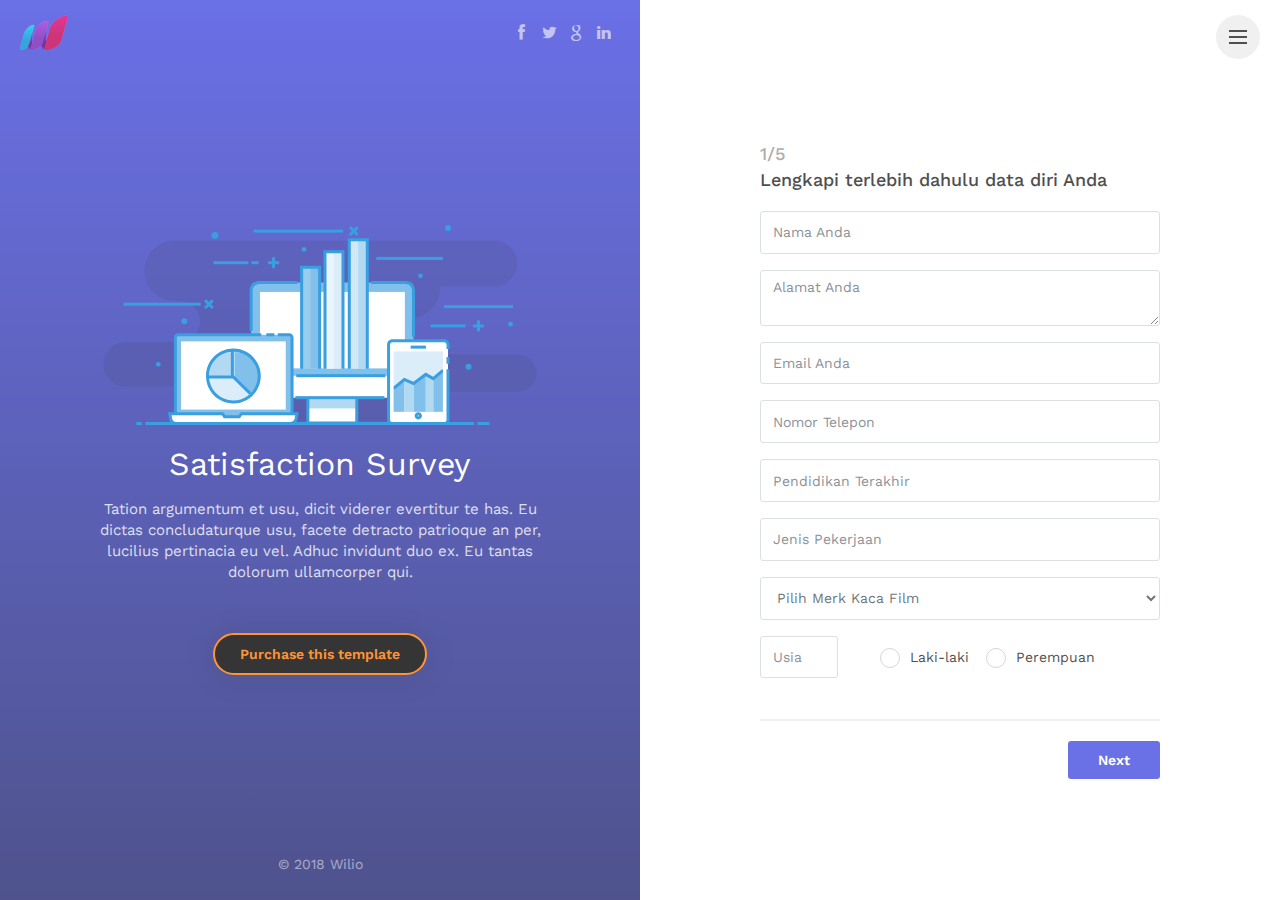
<file: index2.html>
<!DOCTYPE html>
<html lang="en">
<head>
	<meta charset="utf-8">
	<meta http-equiv="X-UA-Compatible" content="IE=edge">
	<meta name="viewport" content="width=device-width, initial-scale=1, shrink-to-fit=no">
	<meta name="description" content="Wilio Survey, Quotation, Review and Register form Wizard by Ansonika.">
	<meta name="author" content="Ansonika">
	<title>Wilio | Survey, Quotation, Review and Register form Wizard</title>
	<!-- Favicons-->
	<link rel="shortcut icon" href="wilio/img/favicon.ico" type="image/x-icon">
	<link rel="apple-touch-icon" type="image/x-icon" href="wilio/img/apple-touch-icon-57x57-precomposed.png">
	<link rel="apple-touch-icon" type="image/x-icon" sizes="72x72" href="wilio/img/apple-touch-icon-72x72-precomposed.png">
	<link rel="apple-touch-icon" type="image/x-icon" sizes="114x114" href="wilio/img/apple-touch-icon-114x114-precomposed.png">
	<link rel="apple-touch-icon" type="image/x-icon" sizes="144x144" href="wilio/img/apple-touch-icon-144x144-precomposed.png">
	<!-- GOOGLE WEB FONT -->
	<link href="https://fonts.googleapis.com/css?family=Work+Sans:400,500,600" rel="stylesheet">
	<!-- BASE CSS -->
	<link href="wilio/css/bootstrap.min.css" rel="stylesheet">
	<link href="wilio/css/menu.css" rel="stylesheet">
	<link href="wilio/css/style.css" rel="stylesheet">
	<link href="wilio/css/vendors.css" rel="stylesheet">
	<!-- YOUR CUSTOM CSS -->
	<link href="wilio/css/custom.css" rel="stylesheet">
	<!-- MODERNIZR MENU -->
	<script src="wilio/js/modernizr.js"></script>
</head>
<body>
	<div id="preloader">
		<div data-loader="circle-side"></div>
	</div><!-- /Preload -->
	<div id="loader_form">
		<div data-loader="circle-side-2"></div>
	</div><!-- /loader_form -->
	<nav>
		<ul class="cd-primary-nav">
			<li><a href="wilio/index.html" class="animated_link">Home</a></li>
			<li><a href="wilio/quotation-wizard-version.html" class="animated_link">Quote Version</a></li>
			<li><a href="wilio/review-wizard-version.html" class="animated_link">Review Version</a></li>
			<li><a href="wilio/registration-wizard-version.html" class="animated_link">Registration Version</a></li>
			<li><a href="wilio/about.html" class="animated_link">About Us</a></li>
			<li><a href="wilio/contacts.html" class="animated_link">Contact Us</a></li>
		</ul>
	</nav>
	<!-- /menu -->
	<div class="container-fluid full-height">
		<div class="row row-height">
			<div class="col-lg-6 content-left">
				<div class="content-left-wrapper">
					<a href="wilio/index.html" id="logo"><img src="wilio/img/logo.png" alt="" width="49" height="35"></a>
					<div id="social">
						<ul>
							<li><a href="#0"><i class="icon-facebook"></i></a></li>
							<li><a href="#0"><i class="icon-twitter"></i></a></li>
							<li><a href="#0"><i class="icon-google"></i></a></li>
							<li><a href="#0"><i class="icon-linkedin"></i></a></li>
						</ul>
					</div>
					<!-- /social -->
					<div>
						<figure><img src="wilio/img/info_graphic_1.svg" alt="" class="img-fluid"></figure>
						<h2>Satisfaction Survey</h2>
						<p>Tation argumentum et usu, dicit viderer evertitur te has. Eu dictas concludaturque usu, facete detracto patrioque an per, lucilius pertinacia eu vel. Adhuc invidunt duo ex. Eu tantas dolorum ullamcorper qui.</p>
						<a href="https://1.envato.market/JAL9r" class="btn_1 rounded" target="_parent">Purchase this template</a>
						<a href="#start" class="btn_1 rounded mobile_btn">Start Now!</a>
					</div>
					<div class="copy">© 2018 Wilio</div>
				</div>
				<!-- /content-left-wrapper -->
			</div>
			<!-- /content-left -->
			<div class="col-lg-6 content-right" id="start">
				<div id="wizard_container">
					<div id="top-wizard">
						<div id="progressbar"></div>
					</div>
					<!-- /top-wizard -->
					<form id="wrapped" method="POST">
						<input id="website" name="website" type="text" value="">
						<!-- Leave for security protection, read docs for details -->
						<div id="middle-wizard">
							<div class="step">
								<h3 class="main_question"><strong>1/5</strong>Lengkapi terlebih dahulu data diri Anda</h3>
								<div class="form-group">
									<input type="text" name="nama" class="form-control required" placeholder="Nama Anda">
								</div>
								<div class="form-group">
									<textarea name="alamat" class="form-control required" placeholder="Alamat Anda"></textarea>
								</div>
								<div class="form-group">
									<input type="email" name="email" class="form-control required" placeholder="Email Anda">
								</div>
								<div class="form-group">
									<input type="tel" name="no_telp" class="form-control required" placeholder="Nomor Telepon">
								</div>
								<div class="form-group">
									<input type="text" name="pendidikan" class="form-control" placeholder="Pendidikan Terakhir">
								</div>
								<div class="form-group">
									<input type="text" name="jns_pekerjaan" class="form-control" placeholder="Jenis Pekerjaan">
								</div>
								<div class="form-group">
									<select class="form-control required" name="country">
										<option value="" selected disabled>Pilih Merk Kaca Film</option>
										<option value="LLumar">LLumar</option>
										<option value="CPF1">CPF1</option>
									</select>
								</div>
								<div class="row">
									<div class="col-3">
										<div class="form-group">
											<input type="text" maxlength="3" name="age" class="form-control" placeholder="Usia">
										</div>
									</div>
									<div class="col-9">
										<div class="form-group radio_input">
											<label class="container_radio">Laki-laki
												<input type="radio" name="gender" value="laki-laki" class="required">
												<span class="checkmark"></span>
											</label>
											<label class="container_radio">Perempuan
												<input type="radio" name="gender" value="perempuan" class="required">
												<span class="checkmark"></span>
											</label>
										</div>
									</div>
								</div>
								<!-- /row -->
								<!-- <div class="form-group terms">
									<label class="container_check">Please accept our <a href="#" data-toggle="modal" data-target="#terms-txt">Terms and conditions</a>
										<input type="checkbox" name="terms" value="Yes" class="required">
										<span class="checkmark"></span>
									</label>
								</div> -->
							</div>
							<!-- /step-->
							<div class="step">
								<h3 class="main_question"><strong>2/5</strong>Kaca film yang memberikan performance yang stabil untuk mengurangi panas matahari dan kualitas warna yang stabil.</h3>
								<div class="form-group rating_wp clearfix">
									<label class="rating_type">Tingkat Kepuasan</label>
									<span class="rating">
										<input type="radio" class="required rating-input" id="rating-input-1-5" name="rating_input_1" value="5 Stars" onchange="getVals(this, 'rating_input_1');">
										<label for="rating-input-1-5" class="rating-star"></label>
										<input type="radio" class="required rating-input" id="rating-input-1-4" name="rating_input_1" value="4" onchange="getVals(this, 'rating_input_1');">
										<label for="rating-input-1-4" class="rating-star" title="Sangat Puas"></label>
										<input type="radio" class="required rating-input" id="rating-input-1-3" name="rating_input_1" value="3" onchange="getVals(this, 'rating_input_1');">
										<label for="rating-input-1-3" class="rating-star" title="Puas"></label>
										<input type="radio" class="required rating-input" id="rating-input-1-2" name="rating_input_1" value="2" onchange="getVals(this, 'rating_input_1');">
										<label for="rating-input-1-2" class="rating-star" title="Tidak Puas"></label>
										<input type="radio" class="required rating-input" id="rating-input-1-1" name="rating_input_1" value="1" onchange="getVals(this, 'rating_input_1');">
										<label for="rating-input-1-1" class="rating-star" title="Sangat Tidak Puas"></label>
									</span>
								</div>
								<div class="form-group rating_wp clearfix">
									<label class="rating_type">Tingkat Kepentingan</label>
									<span class="rating">
										<input type="radio" class="required rating-input" id="rating-input-2-5" name="rating_input_2" value="5 Stars" onchange="getVals(this, 'rating_input_2');">
										<label for="rating-input-2-5" class="rating-star"></label>
										<input type="radio" class="required rating-input" id="rating-input-2-4" name="rating_input_2" value="4" onchange="getVals(this, 'rating_input_2');">
										<label for="rating-input-2-4" class="rating-star"></label>
										<input type="radio" class="required rating-input" id="rating-input-2-3" name="rating_input_2" value="3" onchange="getVals(this, 'rating_input_2');">
										<label for="rating-input-2-3" class="rating-star"></label>
										<input type="radio" class="required rating-input" id="rating-input-2-2" name="rating_input_2" value="2" onchange="getVals(this, 'rating_input_2');">
										<label for="rating-input-2-2" class="rating-star"></label>
										<input type="radio" class="required rating-input" id="rating-input-2-1" name="rating_input_2" value="1" onchange="getVals(this, 'rating_input_2');">
										<label for="rating-input-2-1" class="rating-star"></label>
									</span>
								</div>
							</div>
							<!-- /step-->
							<div class="step">
								<h3 class="main_question"><strong>3/5</strong>How did you hear about our company?</h3>
								<div class="form-group">
									<label class="container_check version_2">Google Search Engine
										<input type="checkbox" name="question_2[]" value="Google Search Engine" class="required" onchange="getVals(this, 'question_2');">
										<span class="checkmark"></span>
									</label>
								</div>
								<div class="form-group">
									<label class="container_check version_2">A friend of mine
										<input type="checkbox" name="question_2[]" value="A friend of mine" class="required" onchange="getVals(this, 'question_2');">
										<span class="checkmark"></span>
									</label>
								</div>
								<div class="form-group">
									<label class="container_check version_2">Print Advertise
										<input type="checkbox" name="question_2[]" value="Print Advertise" class="required" onchange="getVals(this, 'question_2');">
										<span class="checkmark"></span>
									</label>
								</div>
								<div class="form-group">
									<label class="container_check version_2">Newspaper
										<input type="checkbox" name="question_2[]" value="Newspaper" class="required" onchange="getVals(this, 'question_2');">
										<span class="checkmark"></span>
									</label>
								</div>
								<div class="form-group">
									<label class="container_check version_2">Other
										<input type="checkbox" name="question_2[]" value="Other" class="required" onchange="getVals(this, 'question_2');">
										<span class="checkmark"></span>
									</label>
								</div>
							</div>
							<!-- /step-->
							<div class="step">
								<h3 class="main_question"><strong>4/5</strong>Do you think to suggest our company to a friend or parent?</h3>
								<div class="form-group">
									<label class="container_radio version_2">No
										<input type="radio" name="question_3" value="No" class="required" onchange="getVals(this, 'question_3');">
										<span class="checkmark"></span>
									</label>
								</div>
								<div class="form-group">
									<label class="container_radio version_2">Maybe
										<input type="radio" name="question_3" value="Maybe" class="required" onchange="getVals(this, 'question_3');">
										<span class="checkmark"></span>
									</label>
								</div>
								<div class="form-group">
									<label class="container_radio version_2">Probably
										<input type="radio" name="question_3" value="Probably" class="required" onchange="getVals(this, 'question_3');">
										<span class="checkmark"></span>
									</label>
								</div>
								<div class="form-group">
									<label class="container_radio version_2">100% Sure
										<input type="radio" name="question_3" value="100% Sure" class="required" onchange="getVals(this, 'question_3');">
										<span class="checkmark"></span>
									</label>
								</div>
								<div class="form-group">
									<label>In no, please describe with few words why</label>
									<textarea name="additional_message" class="form-control" style="height:100px;" placeholder="Type here additional info..." onkeyup="getVals(this, 'additional_message');"></textarea>
								</div>
							</div>
							<!-- /step-->
							<div class="submit step">
								<h3 class="main_question"><strong>5/5</strong>Summary</h3>
								<div class="summary">
									<ul>
										<li><strong>1</strong>
											<h5>How do rate your overall satisfaction about the service provided?</h5>
											<ul>
												<li><label>Tingkat Kepuasan</label> <span id="rating_input_1" class="float-right"></span></li>
												<li><label>Tingkat Kepentingan</label> <span id="rating_input_2" class="float-right"></span></li>

											</ul>
										</li>
										<li><strong>2</strong>
											<h5>How did you hear about our company?</h5>
											<p id="question_2"></p>
										</li>
										<li><strong>3</strong>
											<h5>Do you think to suggest our company to a friend or parent?</h5>
											<p id="question_3"></p>
											<p id="additional_message"></p>
										</li>
									</ul>
								</div>
							</div>
							<!-- /step-->
						</div>
						<!-- /middle-wizard -->
						<div id="bottom-wizard">
							<button type="button" name="backward" class="backward">Prev</button>
							<button type="button" name="forward" class="forward">Next</button>
							<button type="submit" name="process" class="submit">Submit</button>
						</div>
						<!-- /bottom-wizard -->
					</form>
				</div>
				<!-- /Wizard container -->
			</div>
			<!-- /content-right-->
		</div>
		<!-- /row-->
	</div>
	<!-- /container-fluid -->
	<div class="cd-overlay-nav">
		<span></span>
	</div>
	<!-- /cd-overlay-nav -->
	<div class="cd-overlay-content">
		<span></span>
	</div>
	<!-- /cd-overlay-content -->
	<a href="#0" class="cd-nav-trigger">Menu<span class="cd-icon"></span></a>
	<!-- /menu button -->
	<!-- Modal terms -->
	<div class="modal fade" id="terms-txt" tabindex="-1" role="dialog" aria-labelledby="termsLabel" aria-hidden="true">
		<div class="modal-dialog modal-dialog-centered">
			<div class="modal-content">
				<div class="modal-header">
					<h4 class="modal-title" id="termsLabel">Terms and conditions</h4>
					<button type="button" class="close" data-dismiss="modal" aria-hidden="true">&times;</button>
				</div>
				<div class="modal-body">
					<p>Lorem ipsum dolor sit amet, in porro albucius qui, in <strong>nec quod novum accumsan</strong>, mei ludus tamquam dolores id. No sit debitis meliore postulant, per ex prompta alterum sanctus, pro ne quod dicunt sensibus.</p>
					<p>Lorem ipsum dolor sit amet, in porro albucius qui, in nec quod novum accumsan, mei ludus tamquam dolores id. No sit debitis meliore postulant, per ex prompta alterum sanctus, pro ne quod dicunt sensibus. Lorem ipsum dolor sit amet, <strong>in porro albucius qui</strong>, in nec quod novum accumsan, mei ludus tamquam dolores id. No sit debitis meliore postulant, per ex prompta alterum sanctus, pro ne quod dicunt sensibus.</p>
					<p>Lorem ipsum dolor sit amet, in porro albucius qui, in nec quod novum accumsan, mei ludus tamquam dolores id. No sit debitis meliore postulant, per ex prompta alterum sanctus, pro ne quod dicunt sensibus.</p>
				</div>
				<div class="modal-footer">
					<button type="button" class="btn_1" data-dismiss="modal">Close</button>
				</div>
			</div>
			<!-- /.modal-content -->
		</div>
		<!-- /.modal-dialog -->
	</div>
	<!-- /.modal -->
	<!-- COMMON SCRIPTS -->
	<script src="wilio/js/jquery-3.2.1.min.js"></script>
	<script src="wilio/js/common_scripts.min.js"></script>
	<script src="wilio/js/velocity.min.js"></script>
	<script src="wilio/js/functions.js"></script>
	<!-- Wizard script -->
	<script src="wilio/js/survey_func.js"></script>
	<script src="../wilio/js/review_func.js"></script>
</body>
</html>
</file>
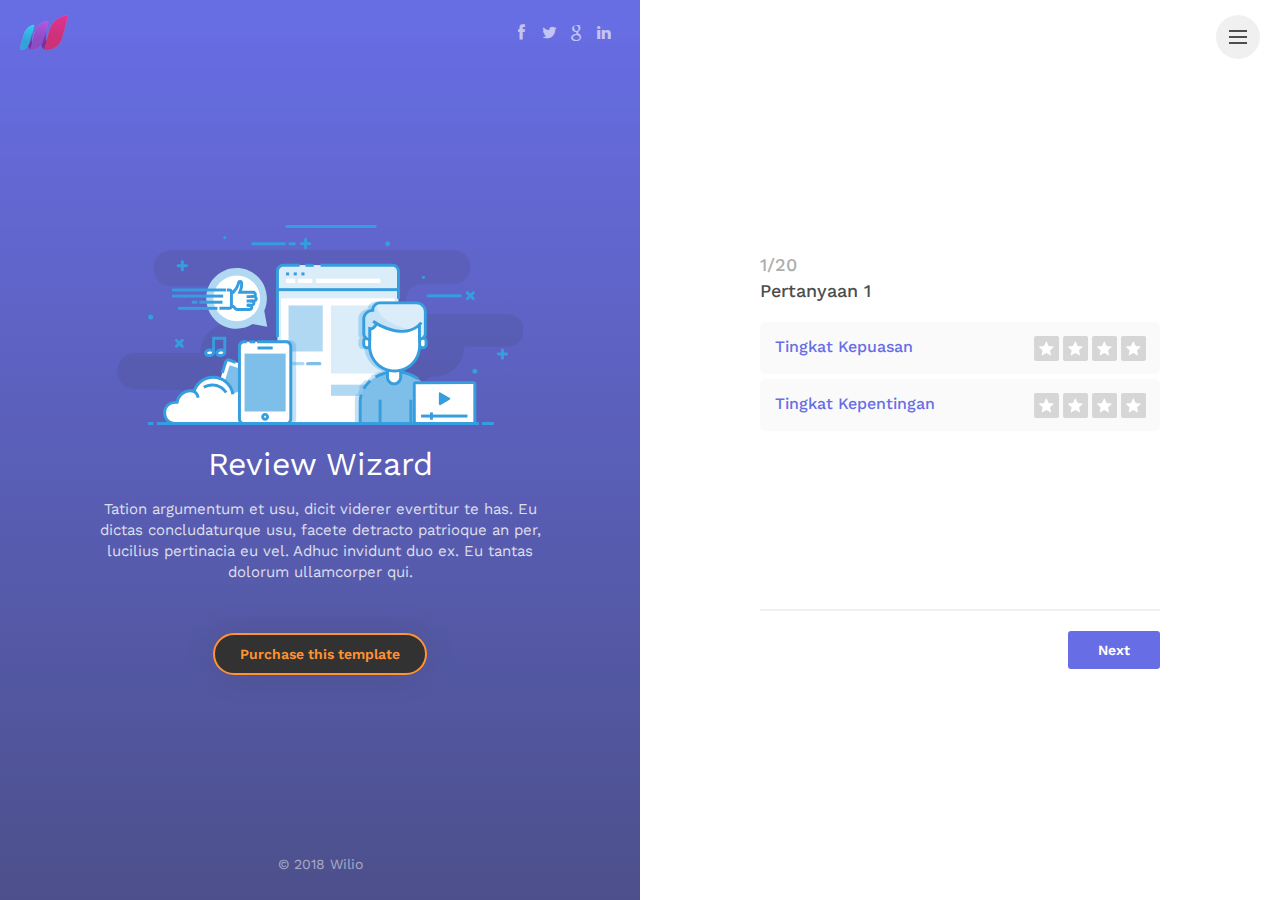
<file: index3.html>
<!DOCTYPE html>
<html lang="en">
<head>
	<meta charset="utf-8">
	<meta http-equiv="X-UA-Compatible" content="IE=edge">
	<meta name="viewport" content="width=device-width, initial-scale=1, shrink-to-fit=no">
	<meta name="description" content="Wilio Survey, Quotation, Review and Register form Wizard by Ansonika.">
	<meta name="author" content="Ansonika">
	<title>Wilio | Survey, Quotation, Review and Register form Wizard</title>
	<!-- Favicons-->
	<link rel="shortcut icon" href="wilio/img/favicon.ico" type="image/x-icon">
	<link rel="apple-touch-icon" type="image/x-icon" href="wilio/img/apple-touch-icon-57x57-precomposed.png">
	<link rel="apple-touch-icon" type="image/x-icon" sizes="72x72" href="wilio/img/apple-touch-icon-72x72-precomposed.png">
	<link rel="apple-touch-icon" type="image/x-icon" sizes="114x114" href="wilio/img/apple-touch-icon-114x114-precomposed.png">
	<link rel="apple-touch-icon" type="image/x-icon" sizes="144x144" href="wilio/img/apple-touch-icon-144x144-precomposed.png">
	<!-- GOOGLE WEB FONT -->
	<link href="https://fonts.googleapis.com/css?family=Work+Sans:400,500,600" rel="stylesheet">
	<!-- BASE CSS -->
	<link href="wilio/css/bootstrap.min.css" rel="stylesheet">
	<link href="wilio/css/menu.css" rel="stylesheet">
	<link href="wilio/css/style.css" rel="stylesheet">
	<link href="wilio/css/vendors.css" rel="stylesheet">
	<!-- YOUR CUSTOM CSS -->
	<link href="wilio/css/custom.css" rel="stylesheet">
	<!-- MODERNIZR MENU -->
	<script src="wilio/js/modernizr.js"></script>
</head>
<body>
	<div id="preloader">
		<div data-loader="circle-side"></div>
	</div><!-- /Preload -->
	<div id="loader_form">
		<div data-loader="circle-side-2"></div>
	</div><!-- /loader_form -->
	<nav>
		<ul class="cd-primary-nav">
			<li><a href="wilio/index.html" class="animated_link">Home</a></li>
			<li><a href="wilio/quotation-wizard-version.html" class="animated_link">Quote Version</a></li>
			<li><a href="wilio/review-wizard-version.html" class="animated_link">Review Version</a></li>
			<li><a href="wilio/registration-wizard-version.html" class="animated_link">Registration Version</a></li>
			<li><a href="wilio/about.html" class="animated_link">About Us</a></li>
			<li><a href="wilio/contacts.html" class="animated_link">Contact Us</a></li>
		</ul>
	</nav>
	<!-- /menu -->
	<div class="container-fluid full-height">
		<div class="row row-height">
			<div class="col-lg-6 content-left">
				<div class="content-left-wrapper">
					<a href="wilio/index.html" id="logo"><img src="wilio/img/logo.png" alt="" width="49" height="35"></a>
					<div id="social">
						<ul>
							<li><a href="#0"><i class="icon-facebook"></i></a></li>
							<li><a href="#0"><i class="icon-twitter"></i></a></li>
							<li><a href="#0"><i class="icon-google"></i></a></li>
							<li><a href="#0"><i class="icon-linkedin"></i></a></li>
						</ul>
					</div>
					<!-- /social -->
					<div>
						<figure><img src="wilio/img/info_graphic_5.svg" alt="" class="img-fluid"></figure>
						<h2>Review Wizard</h2>
						<p>Tation argumentum et usu, dicit viderer evertitur te has. Eu dictas concludaturque usu, facete detracto patrioque an per, lucilius pertinacia eu vel. Adhuc invidunt duo ex. Eu tantas dolorum ullamcorper qui.</p>
						<a href="https://1.envato.market/JAL9r" class="btn_1 rounded" target="_parent">Purchase this template</a>
						<a href="#start" class="btn_1 rounded mobile_btn">Start Now!</a>
					</div>
					<div class="copy">© 2018 Wilio</div>
				</div>
				<!-- /content-left-wrapper -->
			</div>
			<!-- /content-left -->
			<div class="col-lg-6 content-right" id="start">
				<div id="wizard_container">
					<div id="top-wizard">
						<div id="progressbar"></div>
					</div>
					<!-- /top-wizard -->
					<form id="wrapped" method="POST">
						<input id="website" name="website" type="text" value="">
						<!-- Leave for security protection, read docs for details -->
						<div id="middle-wizard">
							<div class="step">
								<h3 class="main_question"><strong>1/20</strong>Pertanyaan 1</h3>
								<div class="form-group rating_wp clearfix">
									<label class="rating_type">Tingkat Kepuasan</label>
									<span class="rating">
										<input type="radio" class="required rating-input" id="rating-input-1-4" name="rating_input_1" value="4" onchange="getVals(this, 'rating_input_1');">
										<label for="rating-input-1-4" class="rating-star"></label>
										<input type="radio" class="required rating-input" id="rating-input-1-3" name="rating_input_1" value="3" onchange="getVals(this, 'rating_input_1');">
										<label for="rating-input-1-3" class="rating-star"></label>
										<input type="radio" class="required rating-input" id="rating-input-1-2" name="rating_input_1" value="2" onchange="getVals(this, 'rating_input_1');">
										<label for="rating-input-1-2" class="rating-star"></label>
										<input type="radio" class="required rating-input" id="rating-input-1-1" name="rating_input_1" value="1" onchange="getVals(this, 'rating_input_1');">
										<label for="rating-input-1-1" class="rating-star"></label>
									</span>
								</div>
								<div class="form-group rating_wp clearfix">
									<label class="rating_type">Tingkat Kepentingan</label>
									<span class="rating">
										<input type="radio" class="required rating-input" id="rating-input-2-4" name="rating_input_2" value="4" onchange="getVals(this, 'rating_input_2');">
										<label for="rating-input-2-4" class="rating-star"></label>
										<input type="radio" class="required rating-input" id="rating-input-2-3" name="rating_input_2" value="3" onchange="getVals(this, 'rating_input_2');">
										<label for="rating-input-2-3" class="rating-star"></label>
										<input type="radio" class="required rating-input" id="rating-input-2-2" name="rating_input_2" value="2" onchange="getVals(this, 'rating_input_2');">
										<label for="rating-input-2-2" class="rating-star"></label>
										<input type="radio" class="required rating-input" id="rating-input-2-1" name="rating_input_2" value="1" onchange="getVals(this, 'rating_input_2');">
										<label for="rating-input-2-1" class="rating-star"></label>
									</span>
								</div>
								
							</div>
							<!-- /step-->
							<div class="step">
								<h3 class="main_question"><strong>2/20</strong>Pertanyaan 2</h3>
								<div class="form-group rating_wp clearfix">
									<label class="rating_type">Tingkat Kepuasan</label>
									<span class="rating">
										<input type="radio" class="required rating-input" id="rating-input-3-4" name="rating_input_3" value="4" onchange="getVals(this, 'rating_input_3');">
										<label for="rating-input-3-4" class="rating-star"></label>
										<input type="radio" class="required rating-input" id="rating-input-3-3" name="rating_input_3" value="3" onchange="getVals(this, 'rating_input_3');">
										<label for="rating-input-3-3" class="rating-star"></label>
										<input type="radio" class="required rating-input" id="rating-input-3-2" name="rating_input_3" value="2" onchange="getVals(this, 'rating_input_3');">
										<label for="rating-input-3-2" class="rating-star"></label>
										<input type="radio" class="required rating-input" id="rating-input-3-1" name="rating_input_3" value="1" onchange="getVals(this, 'rating_input_3');">
										<label for="rating-input-3-1" class="rating-star"></label>
									</span>
								</div>
								<div class="form-group rating_wp clearfix">
									<label class="rating_type">Tingkat Kepentingan</label>
									<span class="rating">
										<input type="radio" class="required rating-input" id="rating-input-4-4" name="rating_input_4" value="4" onchange="getVals(this, 'rating_input_4');">
										<label for="rating-input-4-4" class="rating-star"></label>
										<input type="radio" class="required rating-input" id="rating-input-4-3" name="rating_input_4" value="3" onchange="getVals(this, 'rating_input_4');">
										<label for="rating-input-4-3" class="rating-star"></label>
										<input type="radio" class="required rating-input" id="rating-input-4-2" name="rating_input_4" value="2" onchange="getVals(this, 'rating_input_4');">
										<label for="rating-input-4-2" class="rating-star"></label>
										<input type="radio" class="required rating-input" id="rating-input-4-1" name="rating_input_4" value="1" onchange="getVals(this, 'rating_input_4');">
										<label for="rating-input-4-1" class="rating-star"></label>
									</span>
								</div>

							</div>
							<!-- /step-->
							<div class="step">
								<h3 class="main_question"><strong>3/20</strong>Pertanyaan 3</h3>
								<div class="form-group rating_wp clearfix">
									<label class="rating_type">Tingkat Kepuasan</label>
									<span class="rating">
										<input type="radio" class="required rating-input" id="rating-input-5-4" name="rating_input_5" value="4" onchange="getVal5(this.id)">
										<label for="rating-input-5-4" class="rating-star"></label>
										<input type="radio" class="required rating-input" id="rating-input-5-3" name="rating_input_5" value="3" onchange="getVal5(this.id)">
										<label for="rating-input-5-3" class="rating-star"></label>
										<input type="radio" class="required rating-input" id="rating-input-5-2" name="rating_input_5" value="2" onchange="getVal5(this.id)">
										<label for="rating-input-5-2" class="rating-star"></label>
										<input type="radio" class="required rating-input" id="rating-input-5-1" name="rating_input_5" value="1" onchange="getVal5(this.id)">
										<label for="rating-input-5-1" class="rating-star"></label>
									</span>
								</div>
								<div class="form-group rating_wp clearfix">
									<label class="rating_type">Tingkat Kepentingan</label>
									<span class="rating">
										<input type="radio" class="required rating-input" id="rating-input-6-4" name="rating_input_6" value="4" onchange="getVal6(this.id)">
										<label for="rating-input-6-4" class="rating-star"></label>
										<input type="radio" class="required rating-input" id="rating-input-6-3" name="rating_input_6" value="3" onchange="getVal6(this.id)">
										<label for="rating-input-6-3" class="rating-star"></label>
										<input type="radio" class="required rating-input" id="rating-input-6-2" name="rating_input_6" value="2" onchange="getVal6(this.id)">
										<label for="rating-input-6-2" class="rating-star"></label>
										<input type="radio" class="required rating-input" id="rating-input-6-1" name="rating_input_6" value="1" onchange="getVal6(this.id)">
										<label for="rating-input-6-1" class="rating-star"></label>
									</span>
								</div>

							</div>
							<!-- /step-->
							<!-- <div class="step">
								<h3 class="main_question"><strong>4/20</strong>Pertanyaan 4</h3>
								<div class="form-group rating_wp clearfix">
									<label class="rating_type">Tingkat Kepuasan</label>
									<span class="rating">
										<input type="radio" class="required rating-input" id="rating-input-7-4" name="rating_input_7" value="4" onchange="getVals(this, 'rating_input_7');">
										<label for="rating-input-7-4" class="rating-star"></label>
										<input type="radio" class="required rating-input" id="rating-input-7-3" name="rating_input_7" value="3" onchange="getVals(this, 'rating_input_7');">
										<label for="rating-input-7-3" class="rating-star"></label>
										<input type="radio" class="required rating-input" id="rating-input-7-2" name="rating_input_7" value="2" onchange="getVals(this, 'rating_input_7');">
										<label for="rating-input-7-2" class="rating-star"></label>
										<input type="radio" class="required rating-input" id="rating-input-7-1" name="rating_input_7" value="1" onchange="getVals(this, 'rating_input_7');">
										<label for="rating-input-7-1" class="rating-star"></label>
									</span>
								</div>
								<div class="form-group rating_wp clearfix">
									<label class="rating_type">Tingkat Kepentingan</label>
									<span class="rating">
										<input type="radio" class="required rating-input" id="rating-input-8-4" name="rating_input_8" value="4" onchange="getVals(this, 'rating_input_8');">
										<label for="rating-input-8-4" class="rating-star"></label>
										<input type="radio" class="required rating-input" id="rating-input-8-3" name="rating_input_8" value="3" onchange="getVals(this, 'rating_input_8');">
										<label for="rating-input-8-3" class="rating-star"></label>
										<input type="radio" class="required rating-input" id="rating-input-8-2" name="rating_input_8" value="2" onchange="getVals(this, 'rating_input_8');">
										<label for="rating-input-8-2" class="rating-star"></label>
										<input type="radio" class="required rating-input" id="rating-input-8-1" name="rating_input_8" value="1" onchange="getVals(this, 'rating_input_8');">
										<label for="rating-input-8-1" class="rating-star"></label>
									</span>
								</div>

							</div> -->
							<!-- /step-->
							<!-- <div class="step">
								<h3 class="main_question"><strong>5/20</strong>Pertanyaan 5</h3>
								<div class="form-group rating_wp clearfix">
									<label class="rating_type">Tingkat Kepuasan</label>
									<span class="rating">
										<input type="radio" class="required rating-input" id="rating-input-9-4" name="rating_input_9" value="4" onchange="getVals(this, 'rating_input_9');">
										<label for="rating-input-9-4" class="rating-star"></label>
										<input type="radio" class="required rating-input" id="rating-input-9-3" name="rating_input_9" value="3" onchange="getVals(this, 'rating_input_9');">
										<label for="rating-input-9-3" class="rating-star"></label>
										<input type="radio" class="required rating-input" id="rating-input-9-2" name="rating_input_9" value="2" onchange="getVals(this, 'rating_input_9');">
										<label for="rating-input-9-2" class="rating-star"></label>
										<input type="radio" class="required rating-input" id="rating-input-9-1" name="rating_input_9" value="1" onchange="getVals(this, 'rating_input_9');">
										<label for="rating-input-9-1" class="rating-star"></label>
									</span>
								</div>
								<div class="form-group rating_wp clearfix">
									<label class="rating_type">Tingkat Kepentingan</label>
									<span class="rating">
										<input type="radio" class="required rating-input" id="rating-input-10-4" name="rating_input_10" value="4" onchange="getVals(this, 'rating_input_10');">
										<label for="rating-input-10-4" class="rating-star"></label>
										<input type="radio" class="required rating-input" id="rating-input-10-3" name="rating_input_10" value="3" onchange="getVals(this, 'rating_input_10');">
										<label for="rating-input-10-3" class="rating-star"></label>
										<input type="radio" class="required rating-input" id="rating-input-10-2" name="rating_input_10" value="2" onchange="getVals(this, 'rating_input_10');">
										<label for="rating-input-10-2" class="rating-star"></label>
										<input type="radio" class="required rating-input" id="rating-input-10-1" name="rating_input_10" value="1" onchange="getVals(this, 'rating_input_10');">
										<label for="rating-input-10-1" class="rating-star"></label>
									</span>
								</div>

							</div> -->
							<!-- /step-->
							<div class="step">
								<h3 class="main_question"><strong>19/20</strong>Your review and comments</h3>
								<div class="form-group add_top_30">
									<textarea name="review_message" class="form-control review_message required" placeholder="Write your review here..." onkeyup="getVals(this, 'review_message');"></textarea>
								</div>
							</div>
							<!-- /step-->
							<!-- <div class="step">
								<h3 class="main_question"><strong>20/20</strong>Please fill with your details</h3>
								<div class="form-group">
									<input type="text" name="firstname" class="form-control required" placeholder="First Name">
								</div>
								<div class="form-group">
									<input type="text" name="lastname" class="form-control required" placeholder="Last Name">
								</div>
								<div class="form-group">
									<input type="email" name="email" class="form-control required" placeholder="Your Email">
								</div>
								<div class="form-group">
									<input type="text" name="telephone" class="form-control" placeholder="Telephone">
								</div>
								<div class="form-group terms">
									<label class="container_check">Please accept our <a href="#" data-toggle="modal" data-target="#terms-txt">Terms and conditions</a>
										<input type="checkbox" name="terms" value="Yes" class="required">
										<span class="checkmark"></span>
									</label>
								</div>
							</div> -->
							<!-- /step-->
							<div class="submit step">
								<h3 class="main_question"><strong>5/5</strong>Summary</h3>
								<div class="summary">
									<ul>
										<li><strong>1</strong>
											<h5>Pertanyaan 1</h5>
											<ul>
												<li><label>Tingkat Kepuasan</label> <span id="rating_input_1" class="float-right"></span></li>
												<li><label>Tingkat Kepentingan</label> <span id="rating_input_2" class="float-right"></span></li>
												
											</ul>
										</li>
										<li><strong>2</strong>
											<h5>Pertanyaan 2</h5>
											<ul>
												<li><label>Tingkat Kepuasan</label><span id="rating_input_3" class="float-right"> </span></li>
												<li><label>Tingkat Kepentingan</label><span id="rating_input_4" class="float-right"> </span></li>
												
											</ul>
										</li>
										<li><strong>3</strong>
											<h5>Pertanyaan 3</h5>
											<ul>
												<li><label>Tingkat Kepuasan</label><span id="rating_input_5" class="float-right"> </span></li>
												<li><label>Tingkat Kepentingan</label><span id="rating_input_6" class="float-right"> </span></li>
												
											</ul>
										</li>
										<!-- <li><strong>4</strong>
											<h5>Pertanyaan 4</h5>
											<ul>
												<li><label>Tingkat Kepuasan</label><span id="rating_input_7" class="float-right"> </span></li>
												<li><label>Tingkat Kepentingan</label><span id="rating_input_8" class="float-right"> </span></li>
												
											</ul>
										</li>
										<li><strong>5</strong>
											<h5>Pertanyaan 5</h5>
											<ul>
												<li><label>Tingkat Kepuasan</label><span id="rating_input_9" class="float-right"> </span></li>
												<li><label>Tingkat Kepentingan</label><span id="rating_input_10" class="float-right"> </span></li>
												
											</ul>
										</li> -->
										<li><strong>3</strong>
											<h5>Your review and comments</h5>
											<p id="review_message"></p>
										</li>
									</ul>
								</div>
							</div>
							<!-- /step-->
						</div>
						<!-- /middle-wizard -->
						<div id="bottom-wizard">
							<button type="button" name="backward" class="backward">Prev</button>
							<button type="button" name="forward" class="forward">Next</button>
							<button type="submit" name="process" class="submit">Submit</button>
						</div>
						<!-- /bottom-wizard -->
					</form>
				</div>
				<!-- /Wizard container -->
			</div>
			<!-- /content-right-->
		</div>
		<!-- /row-->
	</div>
	<!-- /container-fluid -->
	<div class="cd-overlay-nav">
		<span></span>
	</div>
	<!-- /cd-overlay-nav -->
	<div class="cd-overlay-content">
		<span></span>
	</div>
	<!-- /cd-overlay-content -->
	<a href="#0" class="cd-nav-trigger">Menu<span class="cd-icon"></span></a>
	<!-- /menu button -->
	<!-- Modal terms -->
	<div class="modal fade" id="terms-txt" tabindex="-1" role="dialog" aria-labelledby="termsLabel" aria-hidden="true">
		<div class="modal-dialog modal-dialog-centered">
			<div class="modal-content">
				<div class="modal-header">
					<h4 class="modal-title" id="termsLabel">Terms and conditions</h4>
					<button type="button" class="close" data-dismiss="modal" aria-hidden="true">&times;</button>
				</div>
				<div class="modal-body">
					<p>Lorem ipsum dolor sit amet, in porro albucius qui, in <strong>nec quod novum accumsan</strong>, mei ludus tamquam dolores id. No sit debitis meliore postulant, per ex prompta alterum sanctus, pro ne quod dicunt sensibus.</p>
					<p>Lorem ipsum dolor sit amet, in porro albucius qui, in nec quod novum accumsan, mei ludus tamquam dolores id. No sit debitis meliore postulant, per ex prompta alterum sanctus, pro ne quod dicunt sensibus. Lorem ipsum dolor sit amet, <strong>in porro albucius qui</strong>, in nec quod novum accumsan, mei ludus tamquam dolores id. No sit debitis meliore postulant, per ex prompta alterum sanctus, pro ne quod dicunt sensibus.</p>
					<p>Lorem ipsum dolor sit amet, in porro albucius qui, in nec quod novum accumsan, mei ludus tamquam dolores id. No sit debitis meliore postulant, per ex prompta alterum sanctus, pro ne quod dicunt sensibus.</p>
				</div>
				<div class="modal-footer">
					<button type="button" class="btn_1" data-dismiss="modal">Close</button>
				</div>
			</div>
			<!-- /.modal-content -->
		</div>
		<!-- /.modal-dialog -->
	</div>
	<!-- /.modal -->
	<!-- COMMON SCRIPTS -->
	<script src="wilio/js/jquery-3.2.1.min.js"></script>
	<script src="wilio/js/common_scripts.min.js"></script>
	<script src="wilio/js/velocity.min.js"></script>
	<script src="wilio/js/functions.js"></script>
	<!-- Wizard script -->
	<script src="wilio/js/review_func.js"></script>
	<script type="text/javascript">
		function getVal5(id) {
			var val = document.getElementById(id).value;
			document.getElementById('rating_input_5').value = val;

		}
	</script>
	<script type="text/javascript">
		function getVal6(id) {
			var val6 = document.getElementById(id).value;
			document.getElementById('rating_input_6').value = val6;

		}
	</script>
</body>
</html>
</file>
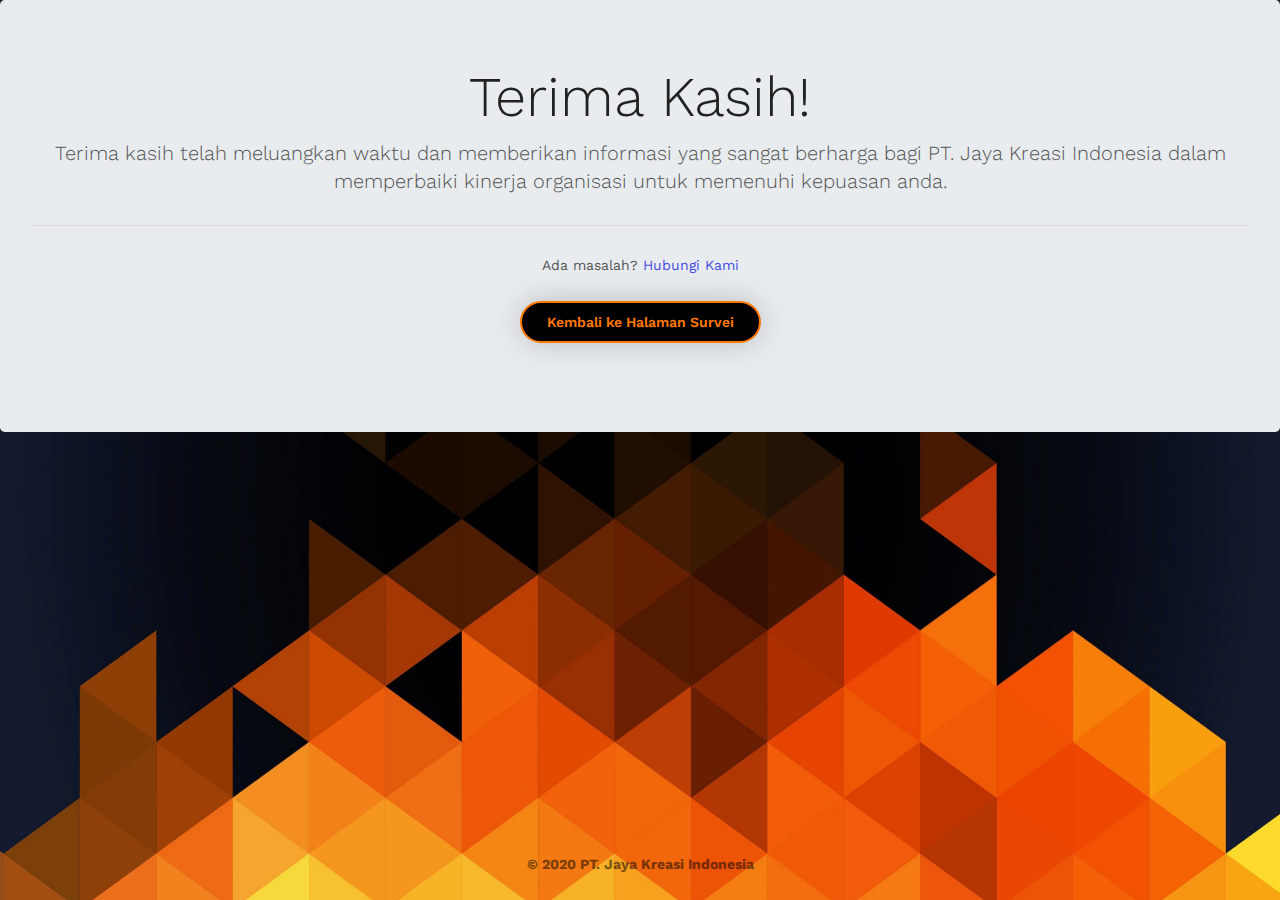
<file: thankyou.html>
<!DOCTYPE html>
<html>
<head>
	<meta charset="utf-8">
	<meta http-equiv="X-UA-Compatible" content="IE=edge">
	<meta name="viewport" content="width=device-width, initial-scale=1, shrink-to-fit=no">
	<meta name="description" content="Survei Kepuasan Pelanggan PT. Jaya Kreasi Indonesia">
	<meta name="author" content="IT Dept.">
	<title>Survey Kepuasan Pelanggan</title>

	<!-- Favicons-->
	<link rel="shortcut icon" href="wilio/img/logo/logo_jki.png" type="image/x-icon">
	<link rel="apple-touch-icon" type="image/x-icon" href="wilio/img/logo/logo_jki.png">
	<link rel="apple-touch-icon" type="image/x-icon" sizes="72x72" href="wilio/img/logo/logo_jki.png">
	<link rel="apple-touch-icon" type="image/x-icon" sizes="114x114" href="wilio/img/logo/logo_jki.png">
	<link rel="apple-touch-icon" type="image/x-icon" sizes="144x144" href="wilio/img/logo/logo_jki.png">
	<link href="https://fonts.googleapis.com/css?family=Work+Sans:400,500,600" rel="stylesheet">
	<!-- BASE CSS -->
	<link href="wilio/css/bootstrap.min.css" rel="stylesheet">
	<link href="wilio/css/menu.css" rel="stylesheet">
	<link href="wilio/css/style.css" rel="stylesheet">
	<link href="wilio/css/vendors.css" rel="stylesheet">
	<!-- YOUR CUSTOM CSS -->
	<link href="wilio/css/custom.css" rel="stylesheet">
	<!-- MODERNIZR MENU -->
	<script src="wilio/js/modernizr.js"></script>
</head>
<body style="background-image: url('wilio/img/bg2.jpg');background-repeat: no-repeat;background-attachment: fixed;background-size: 100% 100%;">
	<div class="jumbotron text-center">
		<h1 class="display-4">Terima Kasih!</h1>
		<p class="lead">Terima kasih telah meluangkan waktu dan memberikan informasi yang sangat berharga bagi PT. Jaya Kreasi Indonesia dalam memperbaiki kinerja organisasi untuk memenuhi kepuasan anda.</p>
		<hr>
		<p>
			Ada masalah? <a href="https://jki.co.id/#contact" target="blank">Hubungi Kami</a>
		</p>
		<p class="lead">
			<a class="btn_1 rounded" href="index.html" role="button">Kembali ke Halaman Survei</a>
		</p>
	</div>
	<div class="copy text-center" style="color: #000;"><b>© 2020 PT. Jaya Kreasi Indonesia</b></div>
</body>
</html>
</file>
<file: wilio/css/menu.css>
*,*::after,*::before{-webkit-box-sizing:border-box;-moz-box-sizing:border-box;box-sizing:border-box}*::after,*::before{content:''}.cd-nav-trigger{position:absolute;display:inline-block}.cd-nav-trigger{top:15px;right:20px;height:44px;width:44px;z-index:5;overflow:hidden;text-indent:100%;white-space:nowrap}@media (max-width: 991px){.cd-nav-trigger{top:10px;right:15px}}.cd-nav-trigger .cd-icon{position:absolute;left:50%;top:50%;bottom:auto;right:auto;-webkit-transform:translateX(-50%) translateY(-50%);-moz-transform:translateX(-50%) translateY(-50%);-ms-transform:translateX(-50%) translateY(-50%);-o-transform:translateX(-50%) translateY(-50%);transform:translateX(-50%) translateY(-50%);display:inline-block;width:18px;height:2px;background-color:#222;z-index:10}.cd-nav-trigger .cd-icon::before,.cd-nav-trigger .cd-icon:after{position:absolute;top:0;right:0;width:100%;height:100%;background-color:#222;-webkit-transform:translateZ(0);-moz-transform:translateZ(0);-ms-transform:translateZ(0);-o-transform:translateZ(0);transform:translateZ(0);-webkit-backface-visibility:hidden;backface-visibility:hidden;-webkit-transition:-webkit-transform .3s;-moz-transition:-moz-transform .3s;transition:transform .3s}.cd-nav-trigger .cd-icon::before{-webkit-transform:translateY(-6px) rotate(0deg);-moz-transform:translateY(-6px) rotate(0deg);-ms-transform:translateY(-6px) rotate(0deg);-o-transform:translateY(-6px) rotate(0deg);transform:translateY(-6px) rotate(0deg)}.cd-nav-trigger .cd-icon::after{-webkit-transform:translateY(6px) rotate(0deg);-moz-transform:translateY(6px) rotate(0deg);-ms-transform:translateY(6px) rotate(0deg);-o-transform:translateY(6px) rotate(0deg);transform:translateY(6px) rotate(0deg)}.cd-nav-trigger::before,.cd-nav-trigger::after{position:absolute;top:0;left:0;border-radius:50%;height:100%;width:100%;-webkit-transform:translateZ(0);-moz-transform:translateZ(0);-ms-transform:translateZ(0);-o-transform:translateZ(0);transform:translateZ(0);-webkit-backface-visibility:hidden;backface-visibility:hidden;-webkit-transition-property:-webkit-transform;-moz-transition-property:-moz-transform;transition-property:transform}.cd-nav-trigger::before{background-color:#ededed;-webkit-transform:scale(1);-moz-transform:scale(1);-ms-transform:scale(1);-o-transform:scale(1);transform:scale(1);-webkit-transition-duration:0.3s;-moz-transition-duration:0.3s;transition-duration:0.3s;-webkit-transition-delay:0.4s;-moz-transition-delay:0.4s;transition-delay:0.4s}.cd-nav-trigger::after{background-color:#ededed;-webkit-transform:scale(0);-moz-transform:scale(0);-ms-transform:scale(0);-o-transform:scale(0);transform:scale(0);-webkit-transition-duration:0s;-moz-transition-duration:0s;transition-duration:0s;-webkit-transition-delay:0s;-moz-transition-delay:0s;transition-delay:0s}.cd-nav-trigger.close-nav::before{-webkit-transform:scale(0);-moz-transform:scale(0);-ms-transform:scale(0);-o-transform:scale(0);transform:scale(0)}.cd-nav-trigger.close-nav::after{-webkit-transform:scale(1);-moz-transform:scale(1);-ms-transform:scale(1);-o-transform:scale(1);transform:scale(1);-webkit-transition-duration:0.3s;-moz-transition-duration:0.3s;transition-duration:0.3s;-webkit-transition-delay:0.4s;-moz-transition-delay:0.4s;transition-delay:0.4s}.cd-nav-trigger.close-nav .cd-icon{background-color:transparent}.cd-nav-trigger.close-nav .cd-icon::before,.cd-nav-trigger.close-nav .cd-icon::after{background-color:#222}.cd-nav-trigger.close-nav .cd-icon::before{-webkit-transform:translateY(0) rotate(45deg);-moz-transform:translateY(0) rotate(45deg);-ms-transform:translateY(0) rotate(45deg);-o-transform:translateY(0) rotate(45deg);transform:translateY(0) rotate(45deg)}.cd-nav-trigger.close-nav .cd-icon::after{-webkit-transform:translateY(0) rotate(-45deg);-moz-transform:translateY(0) rotate(-45deg);-ms-transform:translateY(0) rotate(-45deg);-o-transform:translateY(0) rotate(-45deg);transform:translateY(0) rotate(-45deg)}.cd-primary-nav{position:fixed;left:0;top:0;height:100%;width:100%;padding:80px 5%;z-index:3;background-color:#fff;overflow:auto;-webkit-overflow-scrolling:touch;visibility:hidden;opacity:0;-webkit-transition:visibility 0s, opacity 0.3s;-moz-transition:visibility 0s, opacity 0.3s;transition:visibility 0s, opacity 0.3s}ul.cd-primary-nav{list-style:none;padding:80px 0 0 0;margin:0}.cd-primary-nav li{margin:1.2em 0;text-align:center;text-transform:capitalize}.cd-primary-nav a{-webkit-font-smoothing:antialiased;-moz-osx-font-smoothing:grayscale;-webkit-transition:color 0.2s;-moz-transition:color 0.2s;transition:color 0.2s;color:#777;font-size:18px}.no-touch .cd-primary-nav a:hover{color:#434bdf}.cd-primary-nav.fade-in{visibility:visible;opacity:1}@media only screen and (min-width: 768px){.cd-primary-nav li{margin:2em 0}.cd-primary-nav a{font-size:21px}}@media only screen and (min-width: 1170px){.cd-primary-nav li{margin:2.6em 0}.cd-primary-nav a{font-size:24px}}.cd-overlay-nav,.cd-overlay-content{position:fixed;top:18px;right:5%;height:4px;width:4px;-webkit-transform:translateX(-20px) translateY(20px);-moz-transform:translateX(-20px) translateY(20px);-ms-transform:translateX(-20px) translateY(20px);-o-transform:translateX(-20px) translateY(20px);transform:translateX(-20px) translateY(20px)}.cd-overlay-nav span,.cd-overlay-content span{display:inline-block;position:absolute;border-radius:50%;-webkit-transform:translateZ(0);-moz-transform:translateZ(0);-ms-transform:translateZ(0);-o-transform:translateZ(0);transform:translateZ(0);-webkit-backface-visibility:hidden;backface-visibility:hidden;will-change:transform;-webkit-transform-origin:50% 50%;-moz-transform-origin:50% 50%;-ms-transform-origin:50% 50%;-o-transform-origin:50% 50%;transform-origin:50% 50%;-webkit-transform:scale(0);-moz-transform:scale(0);-ms-transform:scale(0);-o-transform:scale(0);transform:scale(0)}.cd-overlay-nav.is-hidden,.cd-overlay-content.is-hidden{opacity:0;visibility:hidden;-webkit-transition:opacity .3s 0s, visibility 0s .3s;-moz-transition:opacity .3s 0s, visibility 0s .3s;transition:opacity .3s 0s, visibility 0s .3s}.cd-overlay-nav{z-index:2}.cd-overlay-nav span{background-color:#434bdf}.cd-overlay-content{z-index:4}.cd-overlay-content span{background-color:#434bdf}
</file>
<file: wilio/css/style.css>
html,body{height:100%}html *{-webkit-font-smoothing:antialiased;-moz-osx-font-smoothing:grayscale}body{background:#fff;font-size:0.875rem;line-height:1.4;font-family:"Work Sans",Arial,sans-serif;color:#555}h1,h2,h3,h4,h5,h6{color:#222}p{margin-bottom:25px}strong{font-weight:500}label{font-weight:400;margin-bottom:3px;color:#222}hr{margin:30px 0 30px 0;border-color:#ddd}ul,ol{list-style:none;margin:0 0 25px 0;padding:0}a{color:#434bdf;text-decoration:none;-moz-transition:all 0.3s ease-in-out;-o-transition:all 0.3s ease-in-out;-webkit-transition:all 0.3s ease-in-out;-ms-transition:all 0.3s ease-in-out;transition:all 0.3s ease-in-out;outline:none}a:hover,a:focus{color:#111;text-decoration:none;outline:none}a.animated_link{position:relative;text-decoration:none}a.animated_link{position:relative;text-decoration:none}a.animated_link:before{content:"";position:absolute;width:100%;height:1px;bottom:-5px;opacity:1;left:0;background-color:#434bdf;visibility:hidden;-webkit-transform:scaleX(0);transform:scaleX(0);-moz-transition:all 0.3s ease;-o-transition:all 0.3s ease;-webkit-transition:all 0.3s ease;-ms-transition:all 0.3s ease;transition:all 0.3s ease}a.animated_link:hover:before{visibility:visible;-webkit-transform:scaleX(1);transform:scaleX(1)}a.animated_link.active{position:relative;text-decoration:none;color:#434bdf}a.animated_link.active:before{content:"";position:absolute;width:100%;height:1px;bottom:-5px;opacity:1;left:0;background-color:#434bdf;visibility:visible;-webkit-transform:scaleX(1);transform:scaleX(1)}a.btn_1,.btn_1{border:2px solid #ff7800;color:#fff;background:#000000;outline:none;cursor:pointer;display:inline-block;text-decoration:none;padding:12px 25px;color:#ff7800;font-weight:600;text-align:center;line-height:1;-moz-transition:all 0.3s ease-in-out;-o-transition:all 0.3s ease-in-out;-webkit-transition:all 0.3s ease-in-out;-ms-transition:all 0.3s ease-in-out;transition:all 0.3s ease-in-out;-webkit-border-radius:3px;-moz-border-radius:3px;-ms-border-radius:3px;border-radius:3px;font-size:14px;font-size:0.875rem}a.btn_1:hover,.btn_1:hover{background-color:#ff7800;color:#fff;}a.btn_1.full-width,.btn_1.full-width{display:block;width:100%;text-align:center;margin-bottom:5px}a.btn_1.small,.btn_1.small{padding:7px 10px;font-size:13px;font-size:0.8125rem}a.btn_1.medium,.btn_1.medium{font-size:16px;font-size:1rem;padding:18px 30px}a.btn_1.rounded,.btn_1.rounded{-webkit-border-radius:25px !important;-moz-border-radius:25px !important;-ms-border-radius:25px !important;border-radius:25px !important;-webkit-box-shadow:0px 0px 30px 0px rgba(0,0,0,0.2);-moz-box-shadow:0px 0px 30px 0px rgba(0,0,0,0.2);box-shadow:0px 0px 30px 0px rgba(0,0,0,0.2)}#preloader{position:fixed;top:0;left:0;right:0;width:100%;height:100%;bottom:0;background-color:#fff;z-index:999999}[data-loader="circle-side"]{position:absolute;width:50px;height:50px;top:50%;left:50%;margin-left:-25px;margin-top:-25px;-webkit-animation:circle infinite .95s linear;-moz-animation:circle infinite .95s linear;-o-animation:circle infinite .95s linear;animation:circle infinite .95s linear;border:2px solid #333;border-top-color:rgba(0,0,0,0.2);border-right-color:rgba(0,0,0,0.2);border-bottom-color:rgba(0,0,0,0.2);border-radius:100%}#loader_form{position:fixed;top:0;left:0;right:0;width:100%;height:100%;bottom:0;background-color:#fff;background-color:rgba(255,255,255,0.6);z-index:999999;display:none}[data-loader="circle-side-2"]{position:absolute;width:50px;height:50px;top:50%;left:50%;margin-left:-25px;margin-top:-25px;-webkit-animation:circle infinite .95s linear;-moz-animation:circle infinite .95s linear;-o-animation:circle infinite .95s linear;animation:circle infinite .95s linear;border:2px solid #333;border-top-color:rgba(0,0,0,0.2);border-right-color:rgba(0,0,0,0.2);border-bottom-color:rgba(0,0,0,0.2);border-radius:100%}@-webkit-keyframes circle{0%{-webkit-transform:rotate(0);-ms-transform:rotate(0);-o-transform:rotate(0);transform:rotate(0)}100%{-webkit-transform:rotate(360deg);-ms-transform:rotate(360deg);-o-transform:rotate(360deg);transform:rotate(360deg)}}@-moz-keyframes circle{0%{-webkit-transform:rotate(0);-ms-transform:rotate(0);-o-transform:rotate(0);transform:rotate(0)}100%{-webkit-transform:rotate(360deg);-ms-transform:rotate(360deg);-o-transform:rotate(360deg);transform:rotate(360deg)}}@-o-keyframes circle{0%{-webkit-transform:rotate(0);-ms-transform:rotate(0);-o-transform:rotate(0);transform:rotate(0)}100%{-webkit-transform:rotate(360deg);-ms-transform:rotate(360deg);-o-transform:rotate(360deg);transform:rotate(360deg)}}@keyframes circle{0%{-webkit-transform:rotate(0);-ms-transform:rotate(0);-o-transform:rotate(0);transform:rotate(0)}100%{-webkit-transform:rotate(360deg);-ms-transform:rotate(360deg);-o-transform:rotate(360deg);transform:rotate(360deg)}}.row-height{height:100vh}@media (max-width: 991px){.row-height{height:auto}}.content-left{background-color:#434bdf;padding:0}.content-left-wrapper{display:flex;justify-content:center;align-items:center;text-align:center;height:100%;min-height:100%;padding:60px 90px 35px 90px;background-color:#434bdf;color:#fff;text-align:center;position:relative;background:transparent;background:-webkit-linear-gradient(top, transparent, rgba(0,0,0,0.5));background:linear-gradient(to bottom, transparent,rgba(0,0,0,0.5))}@media (max-width: 991px){.content-left-wrapper{height:auto;padding:95px 30px 35px 30px}}@media (max-width: 767px){.content-left-wrapper{padding:95px 15px 35px 15px}}@media (max-width: 991px){.content-left-wrapper figure img{height:150px}}.content-left-wrapper h2{color:#fff;font-size:32px;font-size:2rem;margin:20px 0 15px 0;font-weight:400}@media (max-width: 767px){.content-left-wrapper h2{font-size:26px;font-size:1.625rem}}.content-left-wrapper p{font-size:15px;font-size:0.9375rem;opacity:0.8}@media (max-width: 767px){.content-left-wrapper p{font-size:14px;font-size:0.875rem}}.content-left-wrapper .btn_1{margin:25px 0 25px 0}@media (max-width: 991px){.content-left-wrapper .btn_1{display:none}}.content-left-wrapper .btn_1.mobile_btn{display:none}@media (max-width: 767px){.content-left-wrapper .btn_1.mobile_btn{margin:5px 0 30px 0;display:inline-block}}.content-right{padding:60px;height:100%;min-height:100%;overflow-y:scroll;display:flex;justify-content:center;align-items:center}@media (max-width: 991px){.content-right{height:auto;padding:30px 15px}}a#logo{position:absolute;left:20px;top:15px;display:block;height:35px}@media (max-width: 991px){a#logo{left:15px;top:10px}}#social{position:absolute;top:15px;right:20px}@media (max-width: 991px){#social{right:13px}}#social ul{margin:0;padding:0;text-align:center}#social ul li{float:left;margin:0 5px 10px 0;list-style:none}#social ul li a{color:#fff;opacity:0.6;text-align:center;line-height:35px;display:block;font-size:16px;font-size:1rem;-moz-transition:all 0.3s ease-in-out;-o-transition:all 0.3s ease-in-out;-webkit-transition:all 0.3s ease-in-out;-ms-transition:all 0.3s ease-in-out;transition:all 0.3s ease-in-out}#social ul li a:hover{opacity:1}.copy{position:absolute;bottom:25px;left:0;width:100%;opacity:0.5}@media (max-width: 991px){.copy{display:none}}#left_form{text-align:center}#left_form h2{font-size:28px;font-size:1.75rem;color:#0686D8}@media (max-width: 767px){#left_form figure img{height:130px;width:auto}}input#website{display:none}#wizard_container{width:400px}@media (max-width: 767px){#wizard_container{width:100%}}h3.main_question{margin:0 0 20px 0;padding:0;font-weight:500;font-size:18px;font-size:1.125rem}h3.main_question strong{display:block;color:#999;margin-bottom:5px}button.backward,button.forward,button.submit{border:none;color:#fff;text-decoration:none;transition:background .5s ease;-moz-transition:background .5s ease;-webkit-transition:background .5s ease;-o-transition:background .5s ease;display:inline-block;cursor:pointer;outline:none;text-align:center;background:#434bdf;position:relative;font-size:14px;font-size:0.875rem;font-weight:600;-webkit-border-radius:3px;-moz-border-radius:3px;-ms-border-radius:3px;border-radius:3px;line-height:1;padding:12px 30px}button.backward{color:#777;background:#e8e8e8}button[disabled]{display:none}button.submit:before{content:"\4e";font-family:'ElegantIcons';position:absolute;top:8px;right:10px;font-size:18px;font-size:1.125rem}.backward:hover,.forward:hover{background:#ff7800;color:#fff}#top-wizard{padding-bottom:20px}#middle-wizard{min-height:330px}@media (max-width: 991px){#middle-wizard{min-height:inherit}}#bottom-wizard{border-top:2px solid #ededed;padding-top:20px;text-align:right;margin-top:25px}.ui-widget-content{background-color:transparent}.ui-widget-content a{color:#222222}.ui-widget-header{background:#6C3}.ui-widget-header a{color:#222222}.ui-progressbar{height:2px;width:100%}.ui-progressbar .ui-progressbar-value{height:100%;-webkit-transition:all 0.2s ease;transition:all 0.2s ease}.summary ul{margin:0;padding:0}.summary ul li{margin:0;padding:0;border-bottom:1px solid #ededed;position:relative;padding-left:45px;margin-bottom:25px}.summary ul li:last-child{margin-bottom:0;border-bottom:none}.summary ul li strong{display:block;line-height:26px;-webkit-border-radius:50%;-moz-border-radius:50%;-ms-border-radius:50%;border-radius:50%;width:30px;height:30px;position:absolute;left:0;top:0;text-align:center;border:2px solid #ddd}.summary ul li h5{padding-top:6px;font-size:15px;font-size:0.9375rem;font-weight:500;color:#0686D8}.summary ul li ul{margin:20px 0 25px 0;padding:0}.summary ul li ul li{margin:0;padding:0;border-bottom:0}.summary label{font-weight:500}#success{position:absolute;top:50%;left:50%;width:300px;height:190px;margin-top:-85px;margin-left:-150px;text-align:center}#success h4{font-weight:400;margin:20px 0 0 0;font-size:18px;font-size:1.125rem}#success h4 span{display:block;margin-bottom:0;font-weight:500;font-size:21px;font-size:1.3125rem}@-webkit-keyframes checkmark{0%{stroke-dashoffset:50px}100%{stroke-dashoffset:0}}@-ms-keyframes checkmark{0%{stroke-dashoffset:50px}100%{stroke-dashoffset:0}}@keyframes checkmark{0%{stroke-dashoffset:50px}100%{stroke-dashoffset:0}}@-webkit-keyframes checkmark-circle{0%{stroke-dashoffset:240px}100%{stroke-dashoffset:480px}}@-ms-keyframes checkmark-circle{0%{stroke-dashoffset:240px}100%{stroke-dashoffset:480px}}@keyframes checkmark-circle{0%{stroke-dashoffset:240px}100%{stroke-dashoffset:480px}}.inlinesvg .svg svg{display:inline}.icon--order-success svg path{-webkit-animation:checkmark 0.25s ease-in-out 0.7s backwards;animation:checkmark 0.25s ease-in-out 0.7s backwards}.icon--order-success svg circle{-webkit-animation:checkmark-circle 0.6s ease-in-out backwards;animation:checkmark-circle 0.6s ease-in-out backwards}header{position:relative;padding:15px 0;background-color:#fff;border-bottom:1px solid #d9e1e6}header .cd-nav-trigger{top:-5px !important}header #social{right:80px;top:0}header #social ul li a{color:#333}footer{border-top:1px solid #ededed;padding:30px 0}footer p{margin:0;padding:0;float:right}@media (max-width: 991px){footer p{float:none}}footer ul{float:left;margin:0;padding:0}@media (max-width: 991px){footer ul{float:none;margin-top:10px}}footer ul li{display:inline-block;margin-right:15px}footer ul li:after{content:"|";font-weight:300;position:relative;left:9px;color:#999}footer ul li:last-child{margin-right:0}footer ul li:last-child:after{content:""}footer ul li a{color:#555}footer ul li a:hover{color:#121921}.main_title{text-align:center}.main_title h2{margin:0 0 10px 0;padding:0;font-size:42px;font-size:2.625rem;color:#434bdf;text-transform:uppercase}@media (max-width: 767px){.main_title h2{font-size:32px;font-size:2rem}}.main_title h2 em{display:block;width:40px;height:4px;background-color:#ededed;margin:auto;-webkit-border-radius:5px;-moz-border-radius:5px;-ms-border-radius:5px;border-radius:5px;margin-bottom:15px}.main_title p{font-size:18px;font-size:1.125rem;padding:0 10%;margin-bottom:45px;color:#777}@media (max-width: 767px){.main_title p{font-size:16px;font-size:1rem}}.owl-theme .owl-dots .owl-dot.active span,.owl-theme .owl-dots .owl-dot:hover span{background:#434bdf !important}main#general_page{background-color:#fff}iframe#map_iframe{width:100%;height:450px;border:0}@media (max-width: 991px){iframe#map_iframe{height:400px}}.box_style_2{background-color:#f8f8f8;padding:25px 30px 30px 30px;position:relative;margin-bottom:25px}.box_style_2 .form-control{background-color:#fff !important}.box_style_2 hr{margin:10px -30px 20px -30px;border:0;border-top:2px solid #fff}ul.contacts_info{list-style:none;padding:0;margin:15px 0 0 0}ul.contacts_info li{margin-bottom:15px}ul.contacts_info li:last-child{margin-bottom:0}.parallax_window_in{height:420px;position:relative;display:table;width:100%}#sub_content_in{display:table-cell;padding:45px 15% 0 15%;vertical-align:middle;text-align:center;background:rgba(0,0,0,0.5)}@media (max-width: 767px){#sub_content_in{padding:45px 30px 0 30px}}#sub_content_in h1{color:#fff;font-weight:600;text-transform:uppercase;font-size:46px;font-size:46px;font-size:2.875rem;margin-bottom:0}@media (max-width: 767px){#sub_content_in h1{font-size:36px;font-size:2.25rem}}#sub_content_in p{color:#fff;font-size:24px;font-size:1.5rem;font-weight:300}@media (max-width: 767px){#sub_content_in p{font-size:21px;font-size:1.3125rem}}.container_styled_1{background:#f9f9f9}.team-item-img{position:relative}.team-item-img .team-item-detail{background:none repeat scroll 0 0 rgba(0,0,0,0.8);text-align:center;color:#fff;display:-webkit-flex;display:flex;height:100%;width:100%;position:absolute;top:0;left:0;opacity:0;visibility:hidden;overflow:hidden;transition:all 0.5s ease-in-out 0s;-moz-transition:all 0.5s ease-in-out 0s;-webkit-transition:all 0.5s ease-in-out 0s;-o-transition:all 0.5s ease-in-out 0s}.team-item:hover .team-item-detail{opacity:1;visibility:visible}.team-item-img .team-item-detail .team-item-detail-inner{margin:auto;padding:25px}.team-item-detail-inner h4{color:#fff;text-transform:uppercase;font-weight:500}.team-item-detail-inner .social{margin:0 0px 25px 0px;padding:0px}.team-item-detail-inner .social li{list-style:none;display:inline-block;margin:0px 5px}.team-item-detail-inner .social li a{color:#fff}.team-item-detail-inner .social li a:hover{color:#d80075}.team-item-info{padding-top:15px;text-align:center;text-transform:uppercase}.team-item-info h4{margin-bottom:0px}.modal-content{border:none;-webkit-box-shadow:0px 0px 20px 0px rgba(0,0,0,0.3);-moz-box-shadow:0px 0px 20px 0px rgba(0,0,0,0.3);box-shadow:0px 0px 20px 0px rgba(0,0,0,0.3)}.form-group{position:relative}.form-group.terms{padding:12px 0 0 0}.form-group i{font-size:18px;font-size:1.125rem;position:absolute;right:5px;top:11px;color:#ccc;width:25px;height:25px;display:block;font-weight:400 !important}span.error{-moz-transition:all 0.3s ease-in-out;-o-transition:all 0.3s ease-in-out;-webkit-transition:all 0.3s ease-in-out;-ms-transition:all 0.3s ease-in-out;transition:all 0.3s ease-in-out;font-size:12px;position:absolute;-webkit-border-radius:3px;-moz-border-radius:3px;border-radius:3px;top:-20px;right:-15px;z-index:2;height:25px;line-height:1;background-color:#e34f4f;color:#fff;font-weight:normal;display:inline-block;padding:6px 8px}span.error:after{content:'';position:absolute;border-style:solid;border-width:0 6px 6px 0;border-color:transparent #e34f4f;display:block;width:0;z-index:1;bottom:-6px;left:20%}.container_radio.version_2 .error,.container_check.version_2 .error{left:-15px;top:-30px;right:inherit}.radio_input .error{left:-15px;top:-30px;right:inherit}.styled-select span.error{top:-20px}.terms span.error{top:-30px;left:-15px;right:inherit}.form-control{border:1px solid #d2d8dd;-webkit-border-radius:3px;-moz-border-radius:3px;-ms-border-radius:3px;border-radius:3px;font-size:14px;font-size:0.875rem;height:calc(2.55rem + 2px)}.form-control:focus{box-shadow:none;border-color:#434bdf}.rating_wp{background-color:#f9f9f9;-webkit-border-radius:5px;-moz-border-radius:5px;-ms-border-radius:5px;border-radius:5px;padding:14px 10px 10px 15px;margin-bottom:5px}.rating{display:inline-block;font-size:0;float:right;position:relative}@media (max-width: 767px){.rating{float:left;display:block}}.rating span.error{top:-30px}.rating_type{float:left;font-size:16px;font-size:1rem;font-weight:500 !important;font-weight:normal;color:#434bdf}@media (max-width: 767px){.rating_type{float:none;display:block;margin-bottom:5px}}.rating-input{float:right;padding:0;margin:0 0 0 0;opacity:0;width:4px}.rating:hover .rating-star:hover,.rating:hover .rating-star:hover ~ .rating-star,.rating-input:checked ~ .rating-star{background-position:0 0}.rating-star,.rating:hover .rating-star{cursor:pointer;float:right;display:block;width:25px;height:25px;margin-right:0;background:url(../img/stars_orange.svg) 0 -27px}.review_message{height:250px !important}@media (max-width: 767px){.review_message{height:200px !important}}.container_check{display:block;position:relative;font-size:14px;font-size:0.875rem;padding-left:30px;line-height:1.3;margin-bottom:10px;cursor:pointer;-webkit-user-select:none;-moz-user-select:none;-ms-user-select:none;user-select:none}.container_check input{position:absolute;opacity:0;cursor:pointer}.container_check input:checked ~ .checkmark{background-color:#434bdf;border:1px solid transparent}.container_check .checkmark{position:absolute;top:0;left:0;height:20px;width:20px;border:1px solid #d2d8dd;background-color:#fff;-webkit-border-radius:3px;-moz-border-radius:3px;-ms-border-radius:3px;border-radius:3px;-moz-transition:all 0.3s ease-in-out;-o-transition:all 0.3s ease-in-out;-webkit-transition:all 0.3s ease-in-out;-ms-transition:all 0.3s ease-in-out;transition:all 0.3s ease-in-out}.container_check .checkmark:after{content:"";position:absolute;display:none;left:7px;top:3px;width:5px;height:10px;border:solid white;border-width:0 2px 2px 0;-webkit-transform:rotate(45deg);-ms-transform:rotate(45deg);transform:rotate(45deg)}.container_check.version_2{padding:6px 0 0 45px;min-height:30px}.container_check.version_2 .checkmark{height:30px;width:30px}.container_check.version_2 .checkmark:after{left:12px;top:8px;width:5px;height:10px}.container_check input:checked ~ .checkmark:after{display:block}.container_radio{display:block;position:relative;font-size:14px;font-size:0.875rem;padding-left:30px;line-height:1.3;margin-bottom:10px;cursor:pointer;-webkit-user-select:none;-moz-user-select:none;-ms-user-select:none;user-select:none}.container_radio input{position:absolute;opacity:0}.container_radio input:checked ~ .checkmark:after{opacity:1}.container_radio .checkmark{position:absolute;top:0;left:0;height:20px;width:20px;background-color:#fff;border:1px solid #ccc;border-radius:50%}.container_radio .checkmark:after{display:block;content:"";position:absolute;opacity:0;-moz-transition:all 0.3s ease-in-out;-o-transition:all 0.3s ease-in-out;-webkit-transition:all 0.3s ease-in-out;-ms-transition:all 0.3s ease-in-out;transition:all 0.3s ease-in-out;top:3px;left:3px;width:12px;height:12px;border-radius:50%;background:#ff7800;-moz-transition:all 0.3s ease-in-out;-o-transition:all 0.3s ease-in-out;-webkit-transition:all 0.3s ease-in-out;-ms-transition:all 0.3s ease-in-out;transition:all 0.3s ease-in-out}.container_radio.version_2{padding:6px 0 0 45px;min-height:30px}.container_radio.version_2 input:checked ~ .checkmark:before{opacity:1}.container_radio.version_2 .checkmark{position:absolute;top:0;left:0;height:30px;width:30px;border:1px solid #ccc;border-radius:50%}.container_radio.version_2 .checkmark:after{width:30px;height:30px;top:-1px;left:-1px}.container_radio.version_2 .checkmark:before{display:block;content:"";position:absolute;opacity:0;-moz-transition:all 0.3s ease-in-out;-o-transition:all 0.3s ease-in-out;-webkit-transition:all 0.3s ease-in-out;-ms-transition:all 0.3s ease-in-out;transition:all 0.3s ease-in-out;left:12px;top:8px;width:5px;height:10px;border:solid white;z-index:999;border-width:0 2px 2px 0;-webkit-transform:rotate(45deg);-ms-transform:rotate(45deg);transform:rotate(45deg)}.my-toggle{background:transparent;border:0;-webkit-border-radius:3px;-moz-border-radius:3px;-ms-border-radius:3px;border-radius:3px;color:#888;cursor:pointer;font-size:10px;font-size:10px;font-size:0.625rem;font-weight:bold;margin-right:5px;height:30px;line-height:30px;padding:0 10px;text-transform:uppercase;-moz-appearance:none;-webkit-appearance:none;background-color:#fff}.my-toggle:hover,.my-toggle:focus{background-color:#eee;color:#555;outline:transparent}.hideShowPassword-wrapper{width:100% !important}#pass-info{width:100%;margin-bottom:15px;color:#555;text-align:center;font-size:12px;font-size:0.75rem;padding:5px 3px 3px 3px;-webkit-border-radius:3px;-moz-border-radius:3px;-ms-border-radius:3px;border-radius:3px}#pass-info.weakpass{border:1px solid #FF9191;background:#FFC7C7;color:#94546E}#pass-info.stillweakpass{border:1px solid #FBB;background:#FDD;color:#945870}#pass-info.goodpass{border:1px solid #C4EEC8;background:#E4FFE4;color:#51926E}#pass-info.strongpass{border:1px solid #6ED66E;background:#79F079;color:#348F34}#pass-info.vrystrongpass{border:1px solid #379137;background:#48B448;color:#CDFFCD}.radio_input .container_radio{display:inline-block;margin:12px 0 0 12px}.fileupload{position:relative;width:100%;margin-top:5px}input[type=file]{border:1px solid #d2d8dd;-webkit-border-radius:3px;-moz-border-radius:3px;-ms-border-radius:3px;border-radius:3px;padding:5px;height:auto;width:100%;color:#999}input[type=file]:focus{box-shadow:none;outline:none}input[type=file]::-webkit-file-upload-button,input[type=file].invalid::-webkit-file-upload-button,input[type=file].valid::-webkit-file-upload-button{color:#fff;font-size:13px;border:0;-webkit-border-radius:3px;-moz-border-radius:3px;-ms-border-radius:3px;border-radius:3px;padding:8px 10px 8px 38px;background:#434bdf url(../img/upload_icon.svg) 8px center no-repeat;outline:none}input[type=file]::-webkit-file-upload-button:focus,input[type=file].invalid::-webkit-file-upload-button:focus,input[type=file].valid::-webkit-file-upload-button:focus{box-shadow:none;outline:none}.nice-select{-webkit-tap-highlight-color:rgba(0,0,0,0);background-color:#fff;border-radius:3px;border:1px solid #d2d8dd;box-sizing:border-box;clear:both;cursor:pointer;display:block;float:left;font-family:inherit;font-size:14px;font-weight:normal;height:42px;line-height:40px;outline:none;padding-left:15px;padding-right:27px;position:relative;text-align:left !important;transition:all 0.2s ease-in-out;user-select:none;white-space:nowrap;width:auto;color:#6c757d}.nice-select:active,.nice-select.open,.nice-select:focus{border-color:#434bdf}.nice-select:after{border-bottom:2px solid #ccc;border-right:2px solid #ccc;content:'';display:block;height:8px;margin-top:-5px;pointer-events:none;position:absolute;right:20px;top:50%;transform-origin:66% 66%;transform:rotate(45deg);transition:all 0.15s ease-in-out;width:8px}.nice-select.open:after{transform:rotate(-135deg)}.nice-select.open .list{opacity:1;pointer-events:auto;transform:scale(1) translateY(0)}.nice-select.disabled{border-color:#9e9e9e;color:#999;pointer-events:none}.nice-select.disabled:after{border-color:#fff}.nice-select.wide{width:100%}.nice-select.wide .list{left:-1px !important;right:-1px !important}.nice-select.right{float:right}.nice-select.right .list{left:auto;right:0}.nice-select.small{font-size:12px;height:42px;line-height:40px}.nice-select.small:after{height:4px;width:4px}.nice-select.small .option{line-height:40px;min-height:40px}.nice-select .list{background-color:#fff;border-radius:3px;box-shadow:0 0 0 1px rgba(68,68,68,0.11);box-sizing:border-box;margin-top:4px;opacity:0;overflow:hidden;padding:0;pointer-events:none;position:absolute;top:100%;left:0;transform-origin:50% 0;transform:scale(0.75) translateY(-25px);transition:all 0.2s cubic-bezier(0.5, 0, 0, 1.25),opacity 0.15s ease-out;z-index:9999;height:23vh;overflow:auto}.nice-select .list:hover .option:not(:hover){background-color:transparent !important}.nice-select .list::-webkit-scrollbar{width:14px;height:18px}.nice-select .list::-webkit-scrollbar-thumb{height:6px;border:4px solid rgba(0,0,0,0);background-clip:padding-box;-webkit-border-radius:7px;background-color:rgba(0,0,0,0.15);-webkit-box-shadow:inset -1px -1px 0px rgba(0,0,0,0.05),inset 1px 1px 0px rgba(0,0,0,0.05)}.nice-select .list::-webkit-scrollbar-button{width:0;height:0;display:none}.nice-select .list::-webkit-scrollbar-corner{background-color:transparent}.nice-select .option{cursor:pointer;font-weight:400;line-height:38px;list-style:none;min-height:38px;outline:none;padding-left:15px;padding-right:26px;text-align:left;transition:all 0.2s}.nice-select .option:hover,.nice-select .option.focus,.nice-select .option.selected.focus{background-color:#f6f6f6}.nice-select .option.selected{font-weight:500}.nice-select .option.disabled{background-color:transparent;color:#999;cursor:default}.no-csspointerevents .nice-select .list{display:none}.no-csspointerevents .nice-select.open .list{display:block}.budget_slider{background-color:#f8f8f8;margin-bottom:20px;padding:45px 30px 15px 30px;-webkit-border-radius:5px;-moz-border-radius:5px;-ms-border-radius:5px;border-radius:5px}.budget_slider span{display:block;font-weight:600;color:#434bdf;font-size:24px;font-size:1.5rem;margin-top:25px}.budget_slider span:before{content:'$'}.rangeslider__handle{border:2px solid #434bdf !important;box-shadow:0px 1px 3px 0px rgba(0,0,0,0.15)}.rangeslider__fill{background:#434bdf !important}.add_bottom_10{margin-bottom:10px}.add_bottom_15{margin-bottom:15px}.add_bottom_30{margin-bottom:30px}.add_bottom_45{margin-bottom:45px}.add_bottom_60{margin-bottom:60px}.add_bottom_75{margin-bottom:75px}.add_top_10{margin-top:10px}.add_top_15{margin-top:15px}.add_top_20{margin-top:20px}.add_top_30{margin-top:30px}.add_top_60{margin-top:60px}.more_padding_left{padding-left:40px}.nomargin_top{margin-top:0}.nopadding{margin:0 !important;padding:0 !important}.nomargin{margin:0 !important}.margin_30{padding-top:30px;padding-bottom:30px}.margin_60{padding-top:60px;padding-bottom:60px}.margin_60_35{padding-top:60px;padding-bottom:35px}
</file>
<file: wilio/css/custom.css>
/*============================================================================================*/
/* Your custom styles below */
/*============================================================================================*/
</file>
